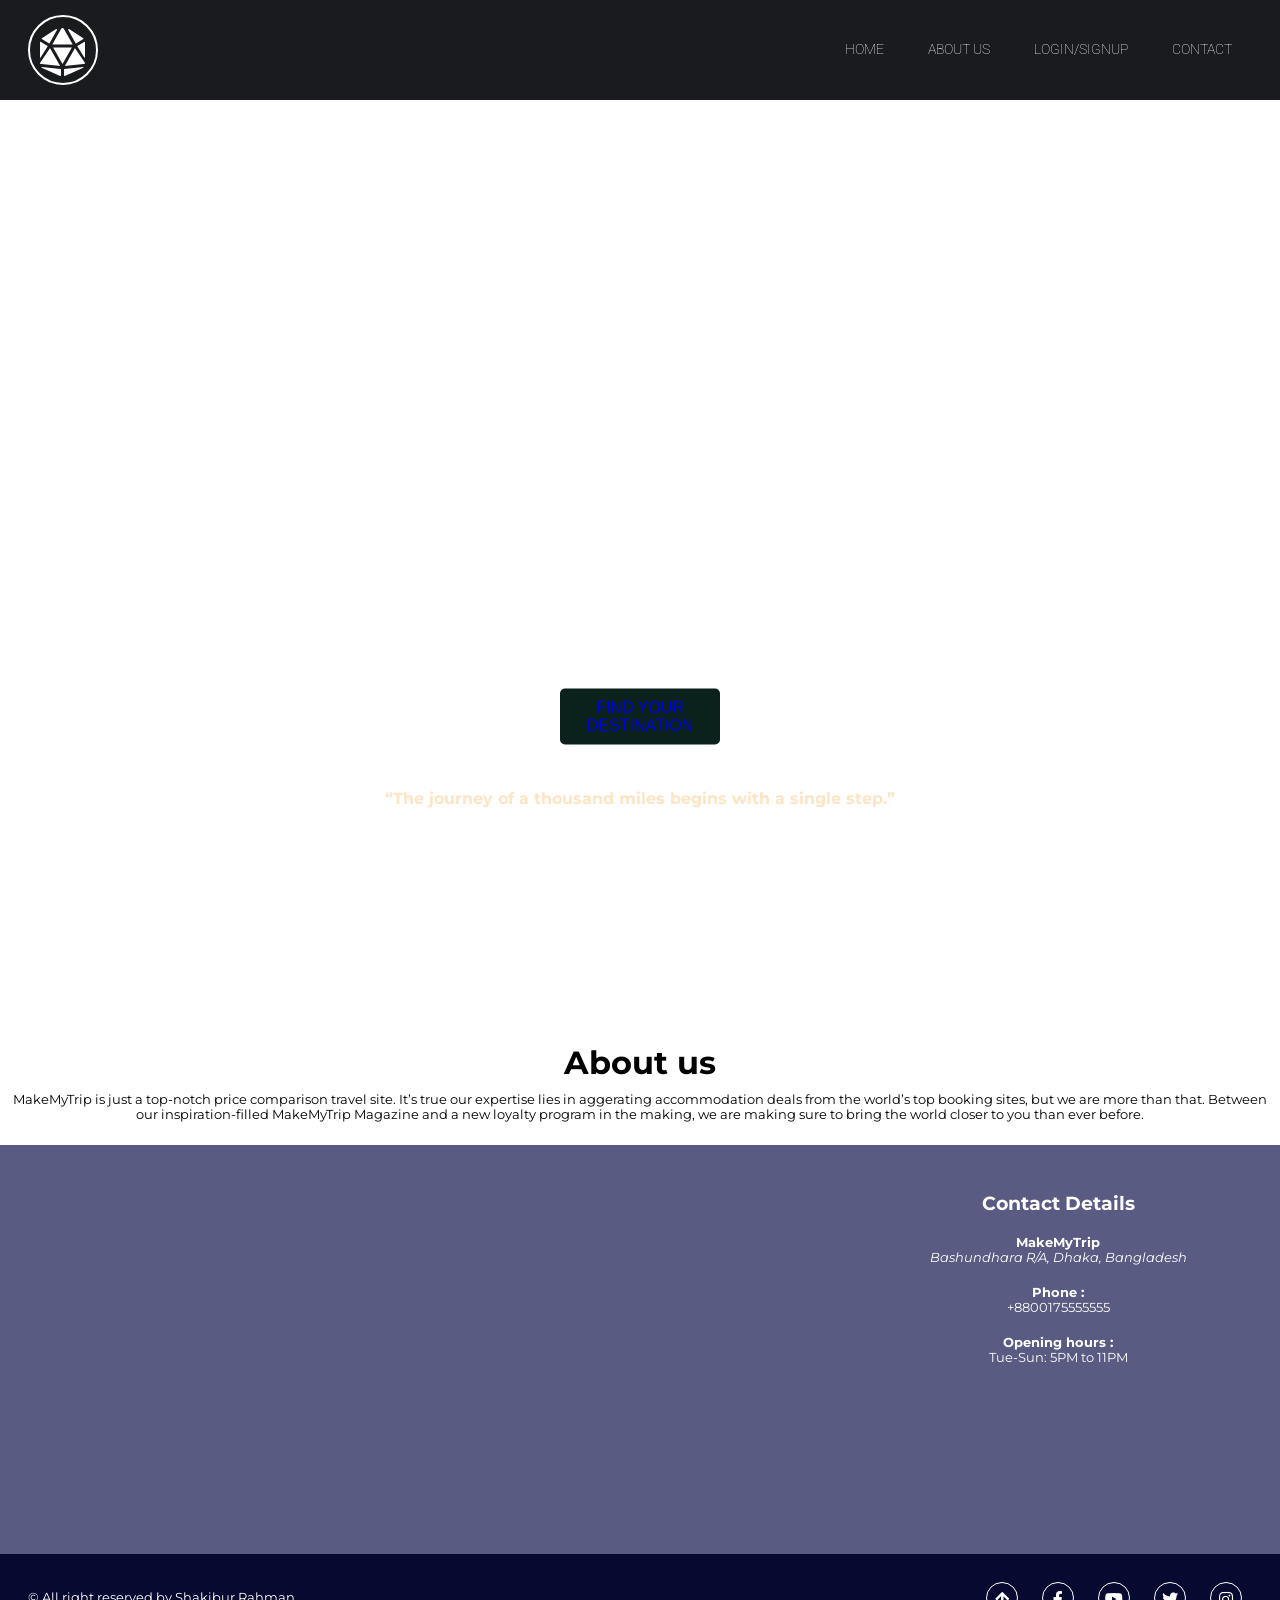
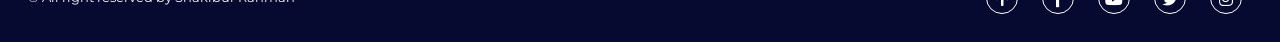
<file: Travel_Management_System-main/index.html>
<!DOCTYPE html>
<html lang="en">

<head>
    <meta charset="UTF-8">
    <meta name="viewport" content="width=device-width, initial-scale=1.0">
    <title>MyTrip</title>

    <link rel="stylesheet" href="https://cdnjs.cloudflare.com/ajax/libs/font-awesome/5.15.1/css/all.min.css"
        integrity="sha512-+4zCK9k+qNFUR5X+cKL9EIR+ZOhtIloNl9GIKS57V1MyNsYpYcUrUeQc9vNfzsWfV28IaLL3i96P9sdNyeRssA=="
        crossorigin="anonymous" />
    <link href="https://fonts.googleapis.com/css2?family=Handlee&family=Montserrat&family=Roboto&display=swap"
        rel="stylesheet">
    <link rel="stylesheet" href="style.css">
</head>

<body>
    <div class="container">

        <!-- header starts  -->
        <header>
            <div class="row">
                <div class="col-lg-4 col-md-12">
                    <div class="logo-div">
                        <a href="#">
                            <i class="logo fas fa-dice-d20 fa-3x"></i>
                        </a>
                    </div>
                </div>
                <div class="col-lg-8 col-md-12">
                    <nav class="topnav" id="myTopnav">
                        <ul>
                            <li>
                                <a href="javascript:void(0);" class="icon" onclick="myFunction()">
                                    <i class="fa fa-bars fa-2x"></i>
                                </a>
                            </li>
                            <li><a href="#">Home</a></li>
                            <li><a href="#about-us">About us</a></li>
                            <li><a href="http://127.0.0.1:5500/Travel%20management%20project/login.html" target="_blank">Login/Signup</a></li>
                            <li><a href="#contact-section">Contact</a></li>

                        </ul>
                    </nav>
                </div>
            </div>
        </header>
        <!-- header ends  -->


        <!-- banner starts here  -->
        <main>
            <section id="banner-section">
                <div class="banner-contents">
                    <h1>“The goal is to die with memories not dreams.”</h1>
                    <br>
                    <br>
                    <button class="btn" id="orderButton"><a style="text-decoration:none" href="http://127.0.0.1:5500/Travel%20management%20project/places1.html"target="_blank">Find your destination</a> </button>
                   <br>
                   <br>
                    <h3> “The journey of a thousand miles begins with a single step.”</h3>
                </div>
            </section>

            <section id="about-us">
                <div class="row">
                    <div class="col-lg-12"></div>
                        <div class="about-us-contents">
                            <h3>About us</h3>
                            <p>MakeMyTrip is just a top-notch price comparison travel site. It’s true our expertise lies in aggerating
                            accommodation deals from the world’s top booking sites, but we are more than that. Between our inspiration-filled
                            MakeMyTrip Magazine and a new loyalty program in the making, we are making sure to bring the world closer to you than ever
                            before.</p>
                            </div>
                    </div>
                </div>
            </section>
            <!-- banner ends here  -->

            <!-- contact starts here  -->
            <section id="contact-section">
                <div class="row">
                    <div class="col-lg-8">
                    <iframe
                        src="https://www.google.com/maps/embed?pb=!1m18!1m12!1m3!1d3650.0980918858663!2d90.42336791498258!3d23.815110684557435!2m3!1f0!2f0!3f0!3m2!1i1024!2i768!4f13.1!3m3!1m2!1s0x3755c64c103a8093%3A0xd660a4f50365294a!2sNorth%20South%20University!5e0!3m2!1sen!2sbd!4v1661326042596!5m2!1sen!2sbd"
                        width="800" height="350" style="border:0;" allowfullscreen="" loading="lazy"
                        referrerpolicy="no-referrer-when-downgrade"></iframe>
                    </div>
                    <div class="col-lg-4">
                        <div class="contact-details">
                            <h3>Contact Details</h3> <br>

                            <div>
                                <h5>MakeMyTrip</h5>
                                <address>
                                    Bashundhara R/A,
                                    Dhaka,
                                    Bangladesh
                                </address> <br>
                            </div>

                            <div>
                                <h5>Phone : </h5>
                                <p>+8800175555555</p><br>
                            </div>
                            <div>
                                <h5>Opening hours :</h5>
                                <p>
                                    Tue-Sun: 5PM to 11PM <br>
                                   
                                </p>
                            </div>
                        </div>
                    </div>
                </div>
            </section>
            <!-- contact ends here  -->
           
        </main>

        <footer>
            <div class="row">
                <div class="col-lg-6">
                    <p>&copy; All right reserved by Shakibur Rahman</p>
                </div>
                <div class="col-lg-6">
                    <div class="social-menus">
                        <a href="#"><i class="icon-style fas fa-arrow-up"></i></a>
                        <a href="#"><i class="icon-style fab fa-facebook-f"></i></a>
                        <a href="#"><i class="icon-style  fab fa-youtube"></i></a>
                        <a href="#"><i class="icon-style  fab fa-twitter"></i></a>
                        <a href="#"><i class="icon-style  fab fa-instagram"></i></a>

                    </div>
                </div>
            </div>
        </footer>

    </div>


    <script>
        function myFunction() {
            var x = document.getElementById("myTopnav");
            if (x.className === "topnav") {
                x.className += " responsive";
            } else {
                x.className = "topnav";
            }
        }
    </script>
</body>

</html>
</file>
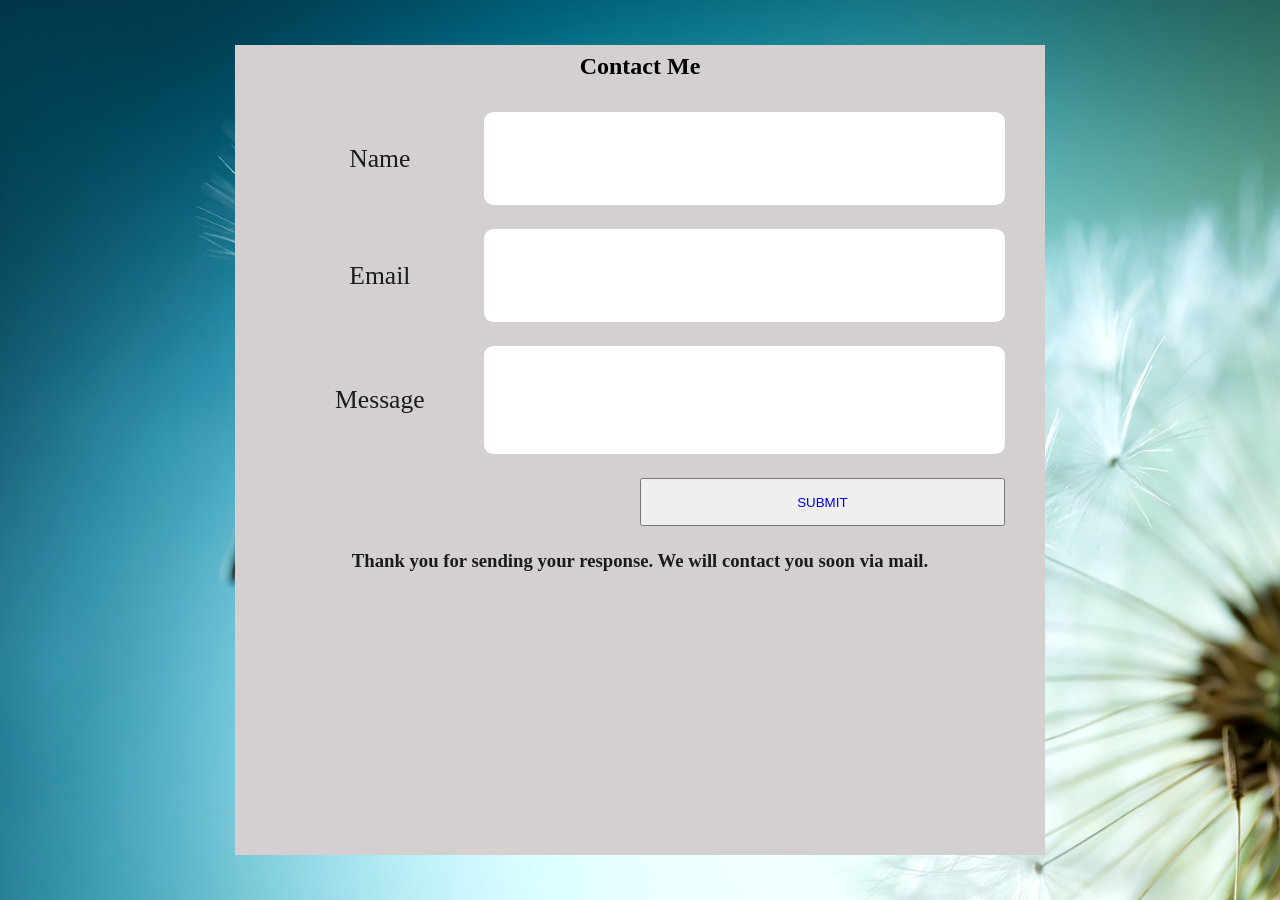
<file: Travel_Management_System-main/contract.html>
<!DOCTYPE html>
<html lang="en">
<head>
    <meta charset="UTF-8">
    <meta http-equiv="X-UA-Compatible" content="IE=edge">
    <meta name="viewport" content="width=device-width, initial-scale=1.0">
    <title>Contact tourist</title>
    <link rel="stylesheet" href="contract.css">
</head>
<body>
    <!-- contact section starts here  -->
    <section id="contact-section" class="section-center">
        <h1 class="section-heading blog-posts-heading text-white">Contact Me</h1>
        <form action="" id="contact-form">
            <div class="form-control">
                <label for="name">Name</label>
                <input type="text" id="name" required autocomplete="name" />
            </div>
            <div class="form-control">
                <label for="email">Email</label>
                <input type="email" id="email" required autocomplete="email" />
            </div>
            <div class="form-control">
                <label for="mesage">Message</label>
                <textarea name="message" id="message"></textarea>
            </div>
            <div class="form-control form-btn-field">
                <button type="submit" class="btn contact-btn"><a style="text-decoration: none" target="_blank" href="#">SUBMIT</a></button>

            </div>
            <h3>Thank you for sending your response. We will contact you soon via mail.</h3>
        </form>
    </section>
    <!-- contact section ends here  -->
    
</body>
</html>
</file>
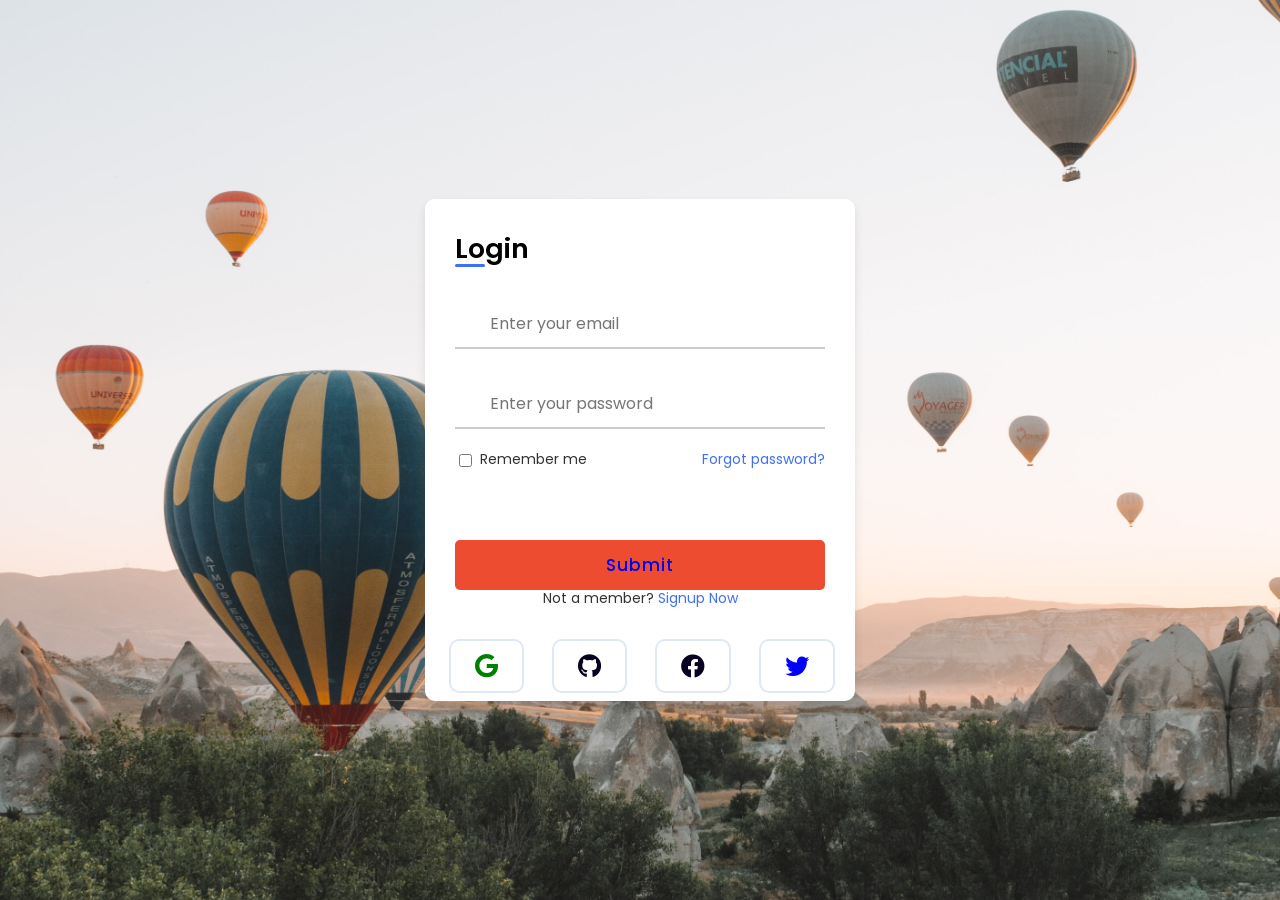
<file: Travel_Management_System-main/login.html>
<!DOCTYPE html>
<html lang="en">

 
<head>
    <meta charset="UTF-8">
    <title>Login form </title>
    <link rel="stylesheet" href="style.css">
    <!-- Font Awesome Cdn Link -->
    <link rel="stylesheet" href="https://cdnjs.cloudflare.com/ajax/libs/font-awesome/5.15.3/css/all.min.css" />
    <link rel="stylesheet" href="login.css">
    <link href='https://unpkg.com/boxicons@2.1.2/css/boxicons.min.css' rel='stylesheet'>

</head>
    
<body>
    <div class="container">
        <div class="forms">
            <div class="form login">
                <span class="title">Login</span>

                <form action="" >
                    <div class="input-field">
                        <input type="text" name="firstName" placeholder="Enter your email" required>
                        <i class="uil uil-envelope icon"></i>
                    </div>
                    <div class="input-field">
                        <input type="password" class="password" name="password" placeholder="Enter your password" required>
                        <i class="uil uil-lock icon"></i>
                        <i class="uil uil-eye-slash showHidePw"></i>
                    </div>

                    <div class="checkbox-text">
                        <div class="checkbox-content">
                            <input type="checkbox" id="logCheck">
                            <label for="logCheck" class="text"value="yes">Remember me</label>
                        </div>

                        <a href="#" class="text">Forgot password?</a>
                    </div>

                    <div class="input-field button">
                       
                        <!-- <input type="button" value="Login" >  -->
                         <button class="input-field button"><a href="http://localhost/travel%20website/travel/" style="text-decoration:none" target="_blank" >Submit</a> </button>
                    </div>
                
                </form>
                

                <div class="login-signup">
                    <span class="text">Not a member?
                        <a href="#" class="text signup-link">Signup Now</a>
                    </span>
                </div>
            </div>
                


            <!-- Registration Form -->
             <div class="form signup">
                <span class="title">Registration</span>

                <form action="" >
                    <div class="input-field">
                        <input type="text" placeholder="Enter your name" required>
                        <i class="uil uil-user"></i>
                    </div>
                    <div class="input-field">
                        <input type="text" placeholder="Enter your email" required>
                        <i class="uil uil-envelope icon"></i>
                    </div>
                    <div class="input-field">
                        <input type="password" class="password" placeholder="Create a password" required>
                        <i class="uil uil-lock icon"></i>
                    </div>
                    <div class="input-field">
                        <input type="password" class="password" placeholder="Confirm a password" required>
                        <i class="uil uil-lock icon"></i>
                        <i class="uil uil-eye-slash showHidePw"></i>
                    </div>

                    <div class="checkbox-text">
                        <div class="checkbox-content">
                            <input type="checkbox" id="termCon">
                            <label for="termCon" class="text">I accepted all terms and conditions</label>
                        </div>
                    </div>
                    <div class="input-field button">
                        <!-- <input type="button" value="signup" >  -->
                        <button class="input-field button"><a href="http://localhost/travel%20website/travel/" style="text-decoration:none"
                                target="_blank">Submit</a> </button>
                    </div>

                    
                </form>

                <div class="login-signup">
                    <span class="text">Already a member?
                        <a href="#" class="text login-link">Login Now</a>
                    </span>
                </div>
            </div>
        </div>
        <div class="icons">
            <i class="fab fa-google"></i>
            <i class="fab fa-github"></i>
            <i class="fab fa-facebook"></i>
            <i class="fab fa-twitter"></i>
        </div>
    </div>
    
    
    <script src="login.js"></script>
</body>

</html>
</file>
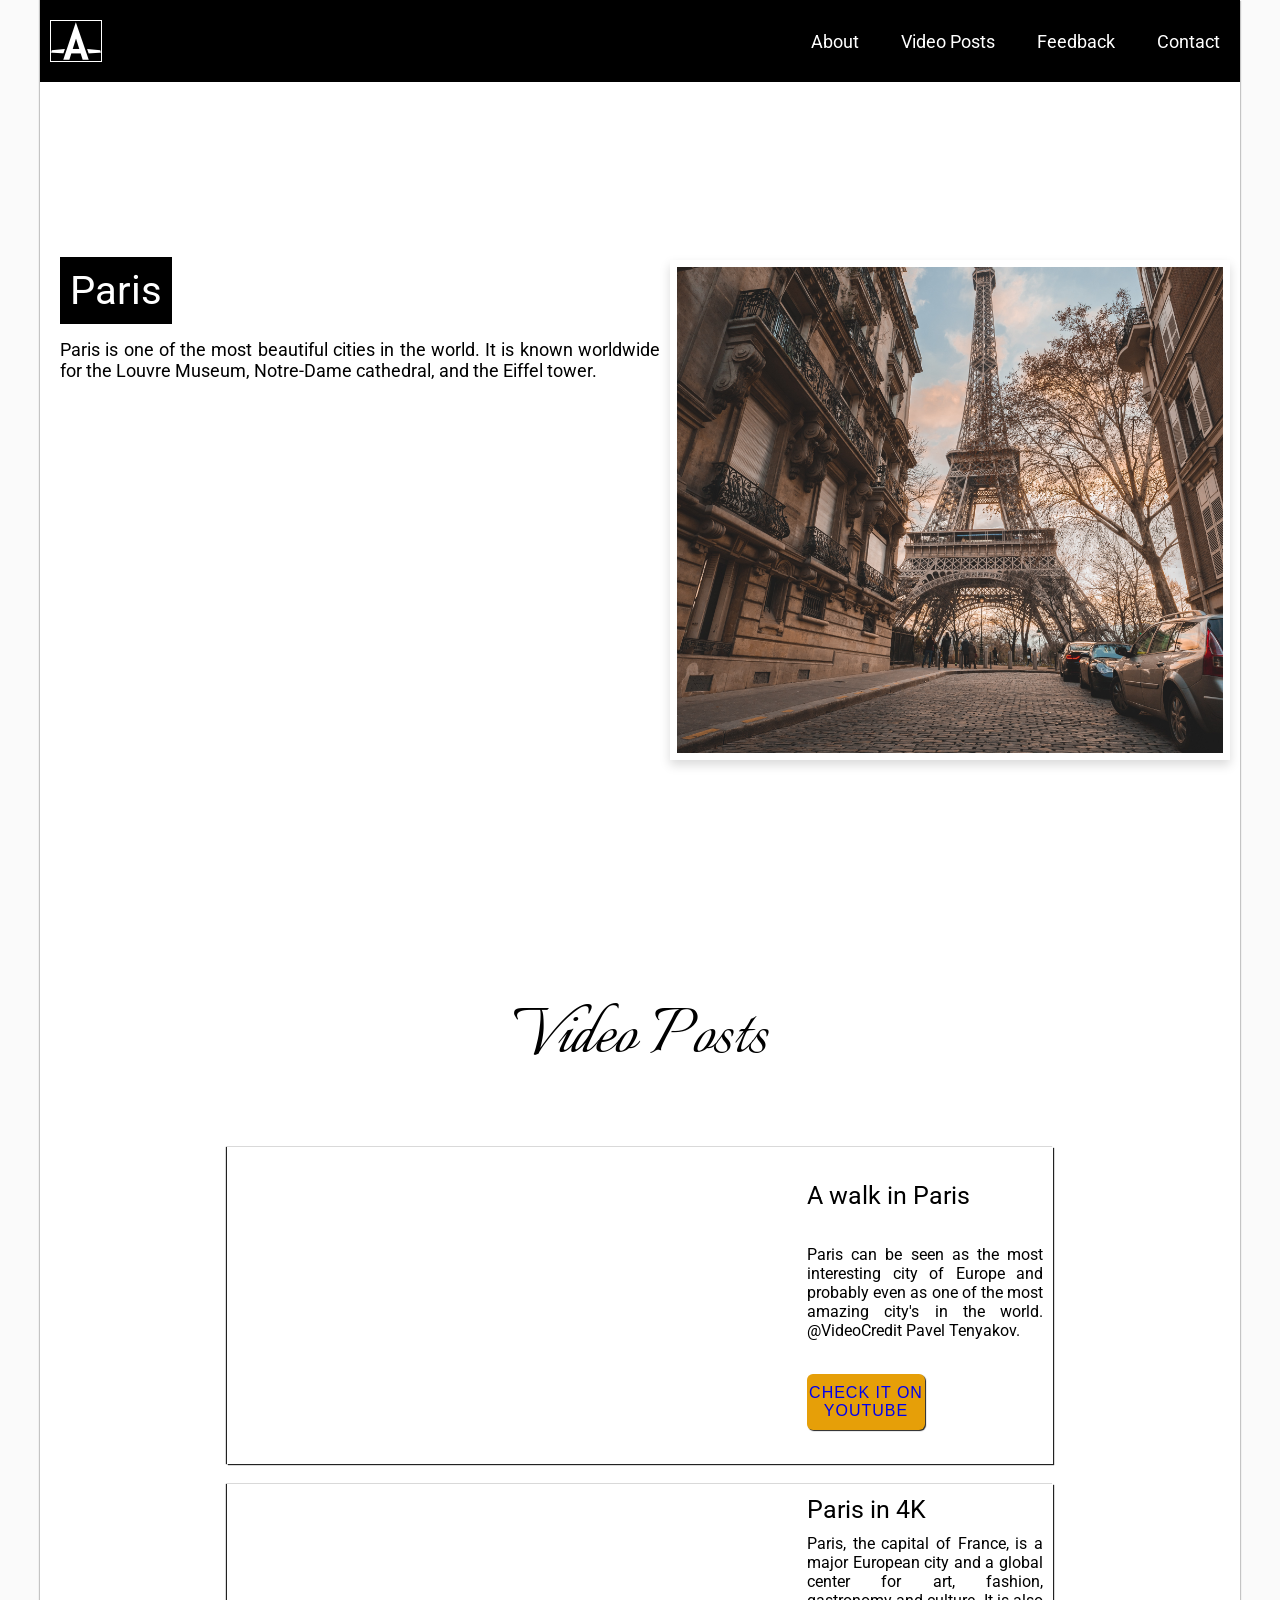
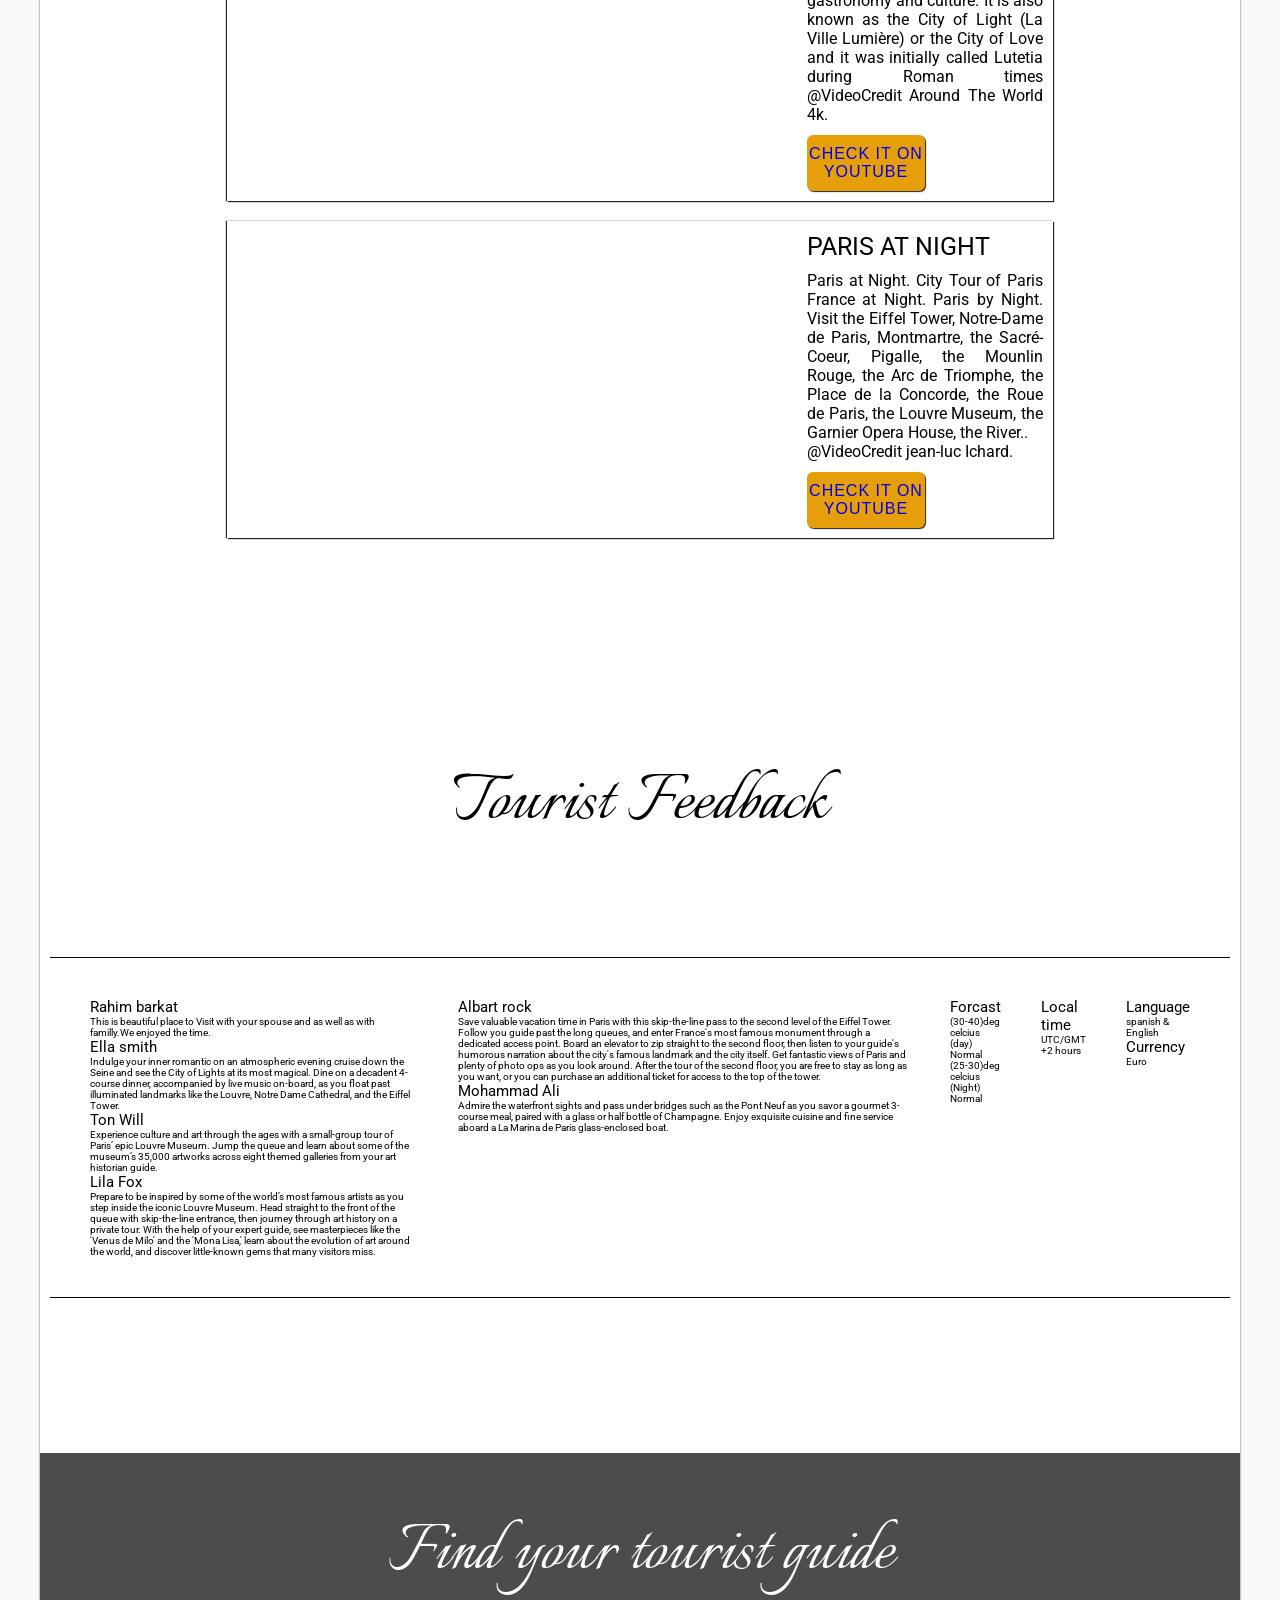
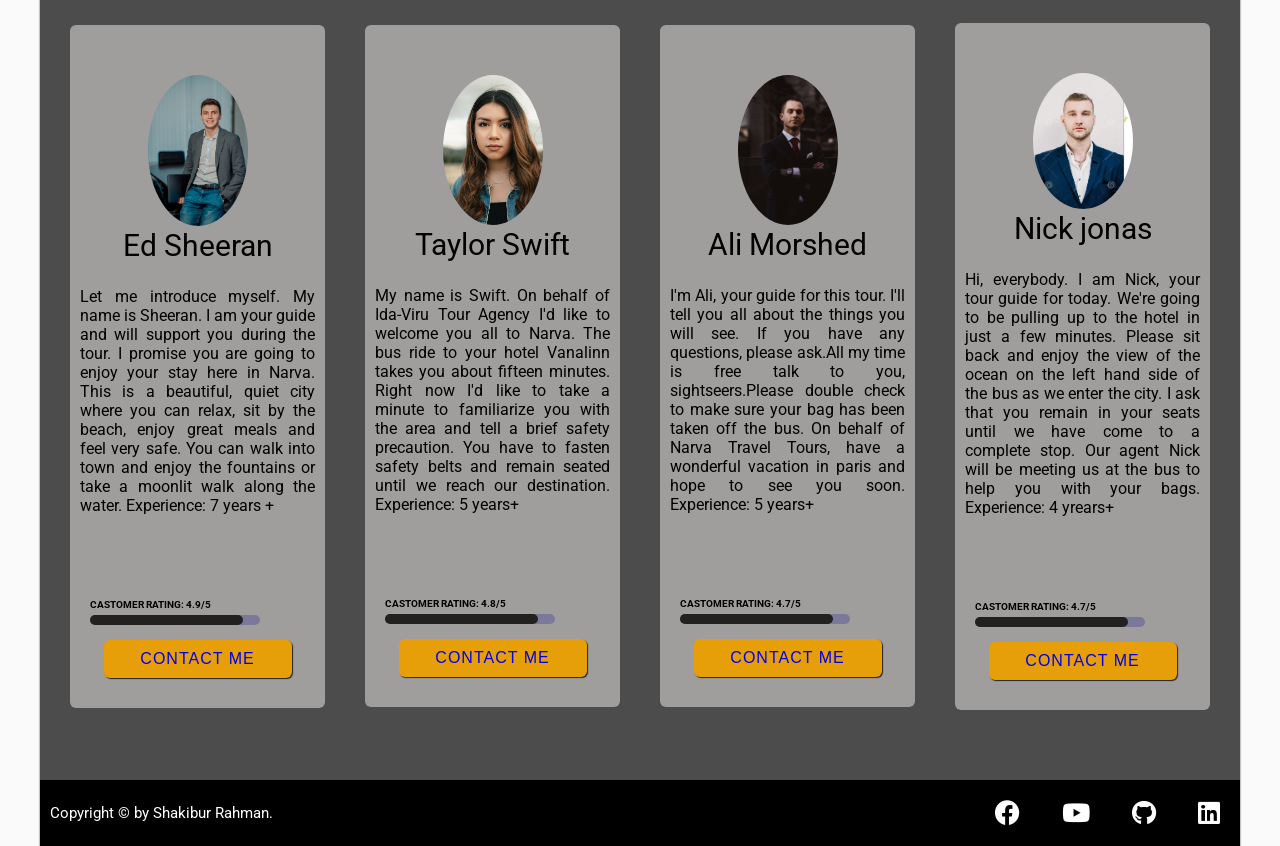
<file: Travel_Management_System-main/places.html>
<!DOCTYPE html>
<html lang="en">

    
<head>
    <meta charset="UTF-8" />
    <meta http-equiv="X-UA-Compatible" content="IE=edge" />
    <meta name="viewport" content="width=device-width, initial-scale=1.0" />
    <title>Places</title>
    <link rel="stylesheet" href="places.css" />

    <link href='https://unpkg.com/boxicons@2.0.7/css/boxicons.min.css' rel='stylesheet'>
    <meta name="viewport" content="width=device-width, initial-scale=1.0">

    <link rel="preconnect" href="https://fonts.googleapis.com" />
    <link rel="preconnect" href="https://fonts.gstatic.com" crossorigin />
    <link href="https://fonts.googleapis.com/css2?family=Italianno&family=Roboto:wght@400;500;700;900&display=swap"
        rel="stylesheet" />
    <link rel="stylesheet" href="https://cdnjs.cloudflare.com/ajax/libs/font-awesome/6.0.0-beta2/css/all.min.css"
        integrity="sha512-YWzhKL2whUzgiheMoBFwW8CKV4qpHQAEuvilg9FAn5VJUDwKZZxkJNuGM4XkWuk94WCrrwslk8yWNGmY1EduTA=="
        crossorigin="anonymous" referrerpolicy="no-referrer" />
</head>

<body>
    <!-- header starts here  -->
    <header id="blog-header">
        <figure class="logo-figure">
            <i class="fab fa-autoprefixer logo"></i>
        </figure>
        <i class="fas fa-bars fa-4x" id="menu-icon"></i>
        <nav aria-label="Main Menu" id="menu" class="hidden">
            <ul id="menubar" role="menubar" aria-label="Main Menu">
               
                <li role="none">
                    <a href="#" class="nav-link" role="menuitem">About</a>
                </li>
                <li role="none">
                    <a href="#" class="nav-link" role="menuitem">Video Posts</a>
                </li>
                <li role="none">
                    <a href="#" class="nav-link" role="menuitem">Feedback</a>
                </li>
                <li role="none">
                    <a href="#" class="nav-link" role="menuitem">Contact</a>
                </li>
            </ul>
        </nav>
    </header>
    <!-- header ends here  -->

    <!-- main starts here  -->
    <main>
        <!-- banner section starts here  -->
        <section id="blog-banner-section">
            <article>
                <h1 class="banner-heading">Paris</h1>
                <p class="banner-description text-justify">
                Paris is one of the most beautiful cities in the world. It is known worldwide for the Louvre Museum, Notre-Dame
                cathedral, and the Eiffel tower.
                </p>
                <iframe width="600" height="380"src="https://en.wikipedia.org/wiki/Paris" frameborder="0"></iframe>
            </article>
            
            <aside>
                 <div class="container1">
                            <div class="image-box">
                                
                                <div class="image">
                                    <img class="img3" src="images/cyril-mazarin-WSvth_lwCi0-unsplash.jpg" alt="">
                                </div>
                                
                                <div class="image">
                                    <img class="img4" src="images/bastien-nvs-SprV1eqNrqM-unsplash.jpg" alt="">
                                </div>
                                
                                <div class="image">
                                    <img class="img4" src="images/michael-fousert-Ql9PCaOhyyE-unsplash.jpg" alt="">
                                </div>
                                <div class="image">
                                    <img class="img2" src="images/leonard-cotte-R5scocnOOdM-unsplash.jpg" alt="">
                                </div>
                            </div>
                    </div>
                        
                    
            </aside>
            
        </section>
        <!-- banner section ends here  -->

        <!-- blog-posts section starts here  -->
        <section id="blog-posts" class="section-center">
            <h2 class="section-heading blog-posts-heading">Video Posts</h2>
            <div class="blog-post">
                <aside class="blog-post-aside">
                    <!-- <img src="./images/img-2.jpg" alt="laptop" class="blog-img" /> -->
                    <iframe width="560" height="315" src="https://www.youtube.com/embed/dqQO3h9B_wg" title="YouTube video player"
                        frameborder="0" allow="accelerometer; autoplay; clipboard-write; encrypted-media; gyroscope; picture-in-picture"
                        allowfullscreen></iframe>
                </aside>
                <article class="blog-content"> 
                    <h1 class="blog-heading">A walk in Paris</h1>
                   
                    <p class="blog-description">
                        Paris can be seen as the most interesting city of Europe and probably even as one of the most amazing city's in the
                        world. @VideoCredit Pavel Tenyakov.
                    </p>
                    <button type="submit" class="btn blog-btn"> <a style="text-decoration:none" target="_blank"href="https://www.youtube.com/watch?v=dqQO3h9B_wg&t=76s">Check it on youtube</a></button>
                
                </article>
            </div><div class="blog-post">
                <aside class="blog-post-aside">
                <iframe width="560" height="315" src="https://www.youtube.com/embed/UfEiKK-iX70" title="YouTube video player"
                    frameborder="0" allow="accelerometer; autoplay; clipboard-write; encrypted-media; gyroscope; picture-in-picture"
                    allowfullscreen></iframe>
                </aside>
                <article class="blog-content">
                    <h1 class="blog-heading">Paris in 4K</h1>
            
                    <p class="blog-description">
                    Paris, the capital of France, is a major European city and a global center for art, fashion, gastronomy and culture. It
                    is also known as the City of Light (La Ville Lumière) or the City of Love and it was initially called Lutetia during
                    Roman times @VideoCredit Around The World 4k.
                    </p>
                    <button type="submit" class="btn blog-btn"> <a style="text-decoration:none" target="_blank"
                            href="https://www.youtube.com/watch?v=UfEiKK-iX70">Check it on youtube</a></button>
            
                </article>
            </div>
            <div class="blog-post">
                <aside class="blog-post-aside">
                    
                        <iframe width="560" height="315" src="https://www.youtube.com/embed/jBzG0tD2RmA" title="YouTube video player"
                            frameborder="0" allow="accelerometer; autoplay; clipboard-write; encrypted-media; gyroscope; picture-in-picture"
                            allowfullscreen></iframe>
                </aside>
                <article class="blog-content">
                    <h1 class="blog-heading">PARIS AT NIGHT</h1>
            
                    <p class="blog-description">
                        Paris at Night. City Tour of Paris France at Night. Paris by Night. Visit the Eiffel Tower, Notre-Dame de Paris,
                        Montmartre, the Sacré-Coeur, Pigalle, the Mounlin Rouge, the Arc de Triomphe, the Place de la Concorde, the Roue de
                        Paris, the Louvre Museum, the Garnier Opera House, the River.. <br> @VideoCredit jean-luc Ichard.
                    </p>
                    <button type="submit" class="btn blog-btn"> <a style="text-decoration:none" target="_blank"
                            href="https://www.youtube.com/watch?v=jBzG0tD2RmA">Check it on youtube</a></button>
            
                </article>
            </div>
        
            
        </section>
        <!-- blog-posts section ends here  -->
        <!-- archives section starts here  -->
        <section id="archives" class="section-center">
            <h2 class="section-heading">Tourist Feedback</h2>
            <div class="archives-container">
                <ul class="archives-container-lists">
                    <li class="archives-container-list">
                        
                        <h2>Rahim barkat</h2>
                        <p>
                            This is beautiful place to Visit with your spouse and as well as with familly.We enjoyed the time. 
                        </p>
                        <h2>Ella smith </h2>
                        <p>
                            Indulge your inner romantic on an atmospheric evening cruise down the Seine and see the City of Lights at its most
                            magical. Dine on a decadent 4-course dinner, accompanied by live music on-board, as you float past illuminated landmarks
                            like the Louvre, Notre Dame Cathedral, and the Eiffel Tower.
  
                        </p>
                        <h2>Ton Will</h2>
                        <p>
                        Experience culture and art through the ages with a small-group tour of Paris’ epic Louvre Museum. Jump the queue and
                        learn about some of the museum’s 35,000 artworks across eight themed galleries from your art historian guide.
                        
                        
                        </p>
                        <h2>Lila Fox</h2>
                        <p>
                            Prepare to be inspired by some of the world’s most famous artists as you step inside the iconic Louvre Museum. Head
                            straight to the front of the queue with skip-the-line entrance, then journey through art history on a private tour. With
                            the help of your expert guide, see masterpieces like the 'Venus de Milo' and the 'Mona Lisa,' learn about the evolution
                            of art around the world, and discover little-known gems that many visitors miss.
                        </p>

                        
                        
                        
                    </li>
                    <li class="archives-container-list">
                        <h2>Albart rock</h2>
                        <p>
                            Save valuable vacation time in Paris with this skip-the-line pass to the second level of the Eiffel Tower. Follow you
                            guide past the long queues, and enter France's most famous monument through a dedicated access point. Board an elevator
                            to zip straight to the second floor, then listen to your guide's humorous narration about the city's famous landmark and
                            the city itself. Get fantastic views of Paris and plenty of photo ops as you look around. After the tour of the second
                            floor, you are free to stay as long as you want, or you can purchase an additional ticket for access to the top of the
                            tower.
                        </p>
                        <h2>Mohammad Ali</h2>
                        <p>
                            Admire the waterfront sights and pass under bridges such as the Pont Neuf as you savor a gourmet 3-course meal, paired
                            with a glass or half bottle of Champagne. Enjoy exquisite cuisine and fine service aboard a La Marina de Paris
                            glass-enclosed boat.
                        </p>
                    </li>
                    <li class="archives-container-list">
                         <h2>Forcast</h2>
                          (30-40)deg celcius (day) Normal<br>
                        (25-30)deg celcius (Night) Normal
                    </li>
                    <li class="archives-container-list">
                       <h2>Local time </h2>
                        UTC/GMT +2 hours 
                    </li>
                    <li class="archives-container-list">
                        <h2> Language</h2> spanish & English
                        <h2>Currency</h2> Euro
                    </li>
                </ul>
            </div>
        </section>
        <!-- archives section ends here  -->

        <!-- about-me section starts here  -->
        <section id="blog-about" class="section-center">
            <h2 class="section-heading text-white">Find your tourist guide</h2>
            <div class="card-container">
                <div class="card">
                    <div class="card-icon">
                        <img class="rounded-img" src="images/dan-cornilov-ehUYU820lcA-unsplash.jpg" alt="work icon">
                    </div>
                    <h3 class="card-header">Ed Sheeran</h3>
                    <p class="card-description">
                    Let me introduce myself. My name is Sheeran. I am your guide and will support you during the tour. I promise you are going
                    to enjoy your stay here in Narva. This is a beautiful, quiet city where you can relax, sit by the beach, enjoy great
                    meals and feel very safe. You can walk into town and enjoy the fountains or take a moonlit walk along the water.
                    Experience: 7 years +
                    </p>
                    <div class="card-desc">
                        <div class="skills-container">
                            <ul>
                                <li class="rating">Castomer rating: 4.9/5</li>
                                
                            </ul>
                        </div>
                    </div>
                    <button type="submit" class="card-btn btn"><a style="text-decoration:none" target="_blank"href="http://127.0.0.1:5500/Travel%20management%20project/contract.html">Contact me</a> </button>
                </div>
                <div class="card">
                    <div class="card-icon">
                        <img class="rounded-img" src="images/henry-tuchez-ge5VYVTZMtc-unsplash.jpg" alt="work icon">
                    </div>
                    <h3 class="card-header">Taylor Swift</h3>
                    <p class="card-description">
                    My name is Swift. On behalf of Ida-Viru Tour Agency I'd like to welcome you all to Narva. The bus ride to your hotel
                    Vanalinn takes you about fifteen minutes. Right now I'd like to take a minute to familiarize you with the area and tell
                    a brief safety precaution. You have to fasten safety belts and remain seated until we reach our destination.
                    Experience: 5 years+
                    </p>
                    <div class="card-desc">
                        <div class="skills-container">
                            <ul>
                                <li class="rating">Castomer rating: 4.8/5</li>
                
                            </ul>
                        </div>
                    </div>
                    <button type="submit" class="card-btn btn"><a style="text-decoration:none" target="_blank"
                     href="http://127.0.0.1:5500/Travel%20management%20project/contract.html">Contact
                            me</a> </button>
                </div>

                <div class="card">
                    <div class="card-icon">
                        <img class="rounded-img" src="images/ali-morshedlou-WMD64tMfc4k-unsplash.jpg" alt="work icon">
                    </div>
                    <h3 class="card-header">Ali Morshed</h3>
                    <p class="card-description">
                        I'm Ali, your guide for this tour. I'll tell you all about the things you will see. If you have any questions, please
                        ask.All my time is free talk to you, sightseers.Please double check to make sure your bag has been taken off the bus. On behalf of Narva Travel Tours, have a wonderful
                        vacation in paris and hope to see you soon. 
                        Experience: 5 years+
                    </p>
                    <div class="card-desc">
                        <div class="skills-container">
                            <ul>
                                <li class="rating">Castomer rating: 4.7/5</li>
                
                            </ul>
                        </div>
                    </div>
                    <button type="submit" class="card-btn btn" ><a style="text-decoration:none" target="_blank"
                            href="http://127.0.0.1:5500/Travel%20management%20project/contract.html">Contact
                            me</a> </button>
                </div>
                <div class="card">
                    <div class="card-icon">
                        <img class="rounded-img" src="images/passport1.jpg" alt="work icon">
                    </div>
                    <h3 class="card-header">Nick jonas</h3>
                    <p class="card-description">
                        Hi, everybody.
                        
                        I am Nick, your tour guide for today. We're going to be pulling up to the hotel in just a few minutes. Please sit back
                        and enjoy the view of the ocean on the left hand side of the bus as we enter the city. I ask that you remain in your
                        seats until we have come to a complete stop. Our agent Nick will be meeting us at the bus to help you with your bags.
                        
                        Experience: 4 yrears+
                    </p>
                    <div class="card-desc">
                        <div class="skills-container">
                            <ul>
                                <li class="rating">Castomer rating: 4.7/5</li>
                
                            </ul>
                        </div>
                    </div>
                    <button type="submit" class="card-btn btn" ><a style="text-decoration:none" target="_blank"
                            href="http://127.0.0.1:5500/Travel%20management%20project/contract.html">Contact
                            me</a> </button>
                </div>
                
               
                
            </div>
        </section>
        <!-- about-me section ends here  -->
    </main>
    <!-- main ends here  -->

    <!-- footer section starts here  -->
    <footer>
        <p class="copyright-text">
            Copyright &copy; by Shakibur Rahman.
        </p>
        <nav aria-label="Footer Menu">
            <ul role="menubar2" id="menubar2" aria-label="Footer Menu">
                <li role="none">
                    <a href="#" target="_blank" class="nav-link" role="menuitem">
                        <i class="fab fa-facebook footer-icon"></i>
                    </a>
                </li>
                <li role="none">
                    <a href="#" target="_blank" class="nav-link"
                        role="menuitem">
                        <i class="fab fa-youtube footer-icon"></i>
                    </a>
                </li>
                <li role="none">
                    <a href="#" target="_blank" class="nav-link" role="menuitem">
                        <i class="fab fa-github footer-icon"></i>
                    </a>
                </li>
                <li role="none">
                    <a href="#" target="_blank" class="nav-link" role="menuitem">
                        <i class="fab fa-linkedin footer-icon"></i></a>
                </li>
            </ul>
        </nav>
    </footer>
    <!-- footer section ends here  -->

    <script src="places.js"></script>
</body>

</html>
</file>
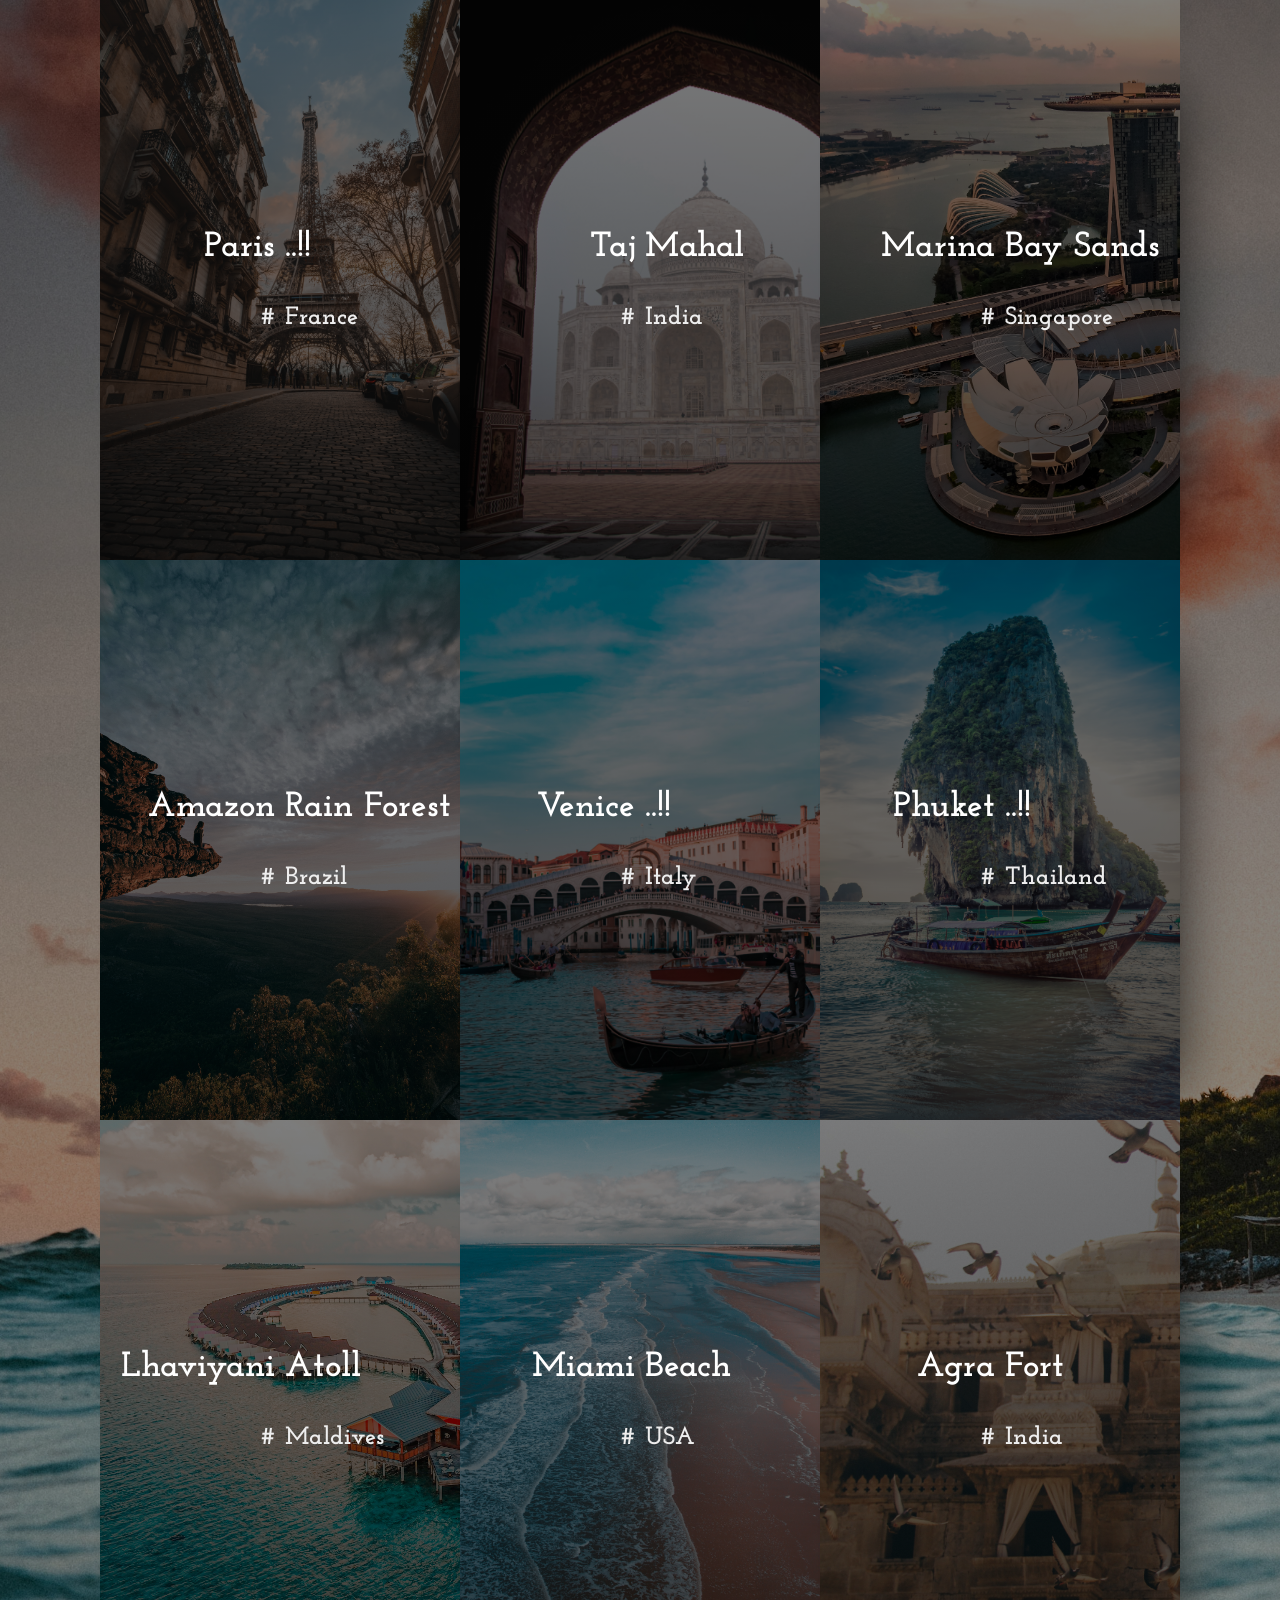
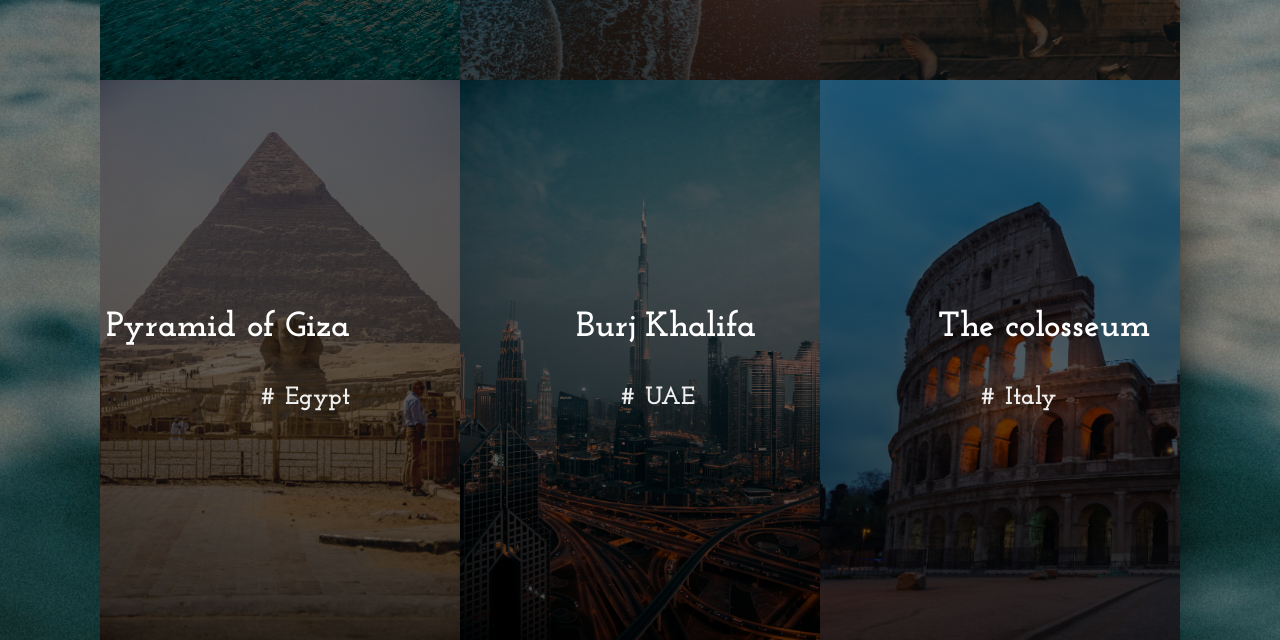
<file: Travel_Management_System-main/places1.html>
<!DOCTYPE html>
<html lang="en">

<head>
    <meta charset="UTF-8" />
    <meta name="viewport" content="width=device-width, initial-scale=1.0" />
    <meta http-equiv="X-UA-Compatible" content="ie=edge" />
    <link href="https://fonts.googleapis.com/css?family=Josefin+Slab" rel="stylesheet" />
    <link rel="stylesheet" href="style.css" />
    <title>Creative Card</title>
    <link rel="stylesheet" href="places1.css">
</head>
<body>

    <div class="container">
        <h1></h1>
        <div class="card">
            <div class="sides left-side">
                <h1 class="name">Paris</h1>
                <h3 class="profession">#</h3>
            </div>
            <div class="sides right-side">
                
                <h1 class="name">..!!</h1>
                <h3 class="profession">France</h3>
            </div>
            <div class="back-side">
                <p class="biography">
                    Paris is one of the most beautiful cities in the world. It is known worldwide for the Louvre
                    Museum, Notre-Dame
                    cathedral, and the Eiffel tower. It has a reputation of being a romantic and cultural city.
                    The city is also known for
                    its high-quality gastronomy and the terraces of its cafés.
                    <br>
                    Rating : 4.5/5
                    <br>
                    <br>
                    <button class="btn" id="orderButton"><a style="text-decoration:none" target="_blank" href="http://127.0.0.1:5500/Travel%20management%20project/places.html" >Explore more about this place..</a> </button>
                    <button class="btn1" id="orderButton"><a style="text-decoration:none" target="_blank"href="http://127.0.0.1:5500/Travel%20management%20project/login.html">MAKE <br> MY <br> PLAN</a> </button>
                </p>
                
            </div>


           
        </div>

        <div class="card">
            <div class="sides left-side1">
                <h1 class="name">Taj</h1>
                <h3 class="profession">#</h3>
            </div>
            <div class="sides right-side1">
            
                <h1 class="name">Mahal</h1>
                <h3 class="profession">India</h3>
            </div>
            <div class="back-side1">
                <p class="biography">
                    Taj Mahal is a white marble mausoleum built by Mughal Emperor, Shah Jahan in the year 1653.Taj Mahal is built in the
                    loving memory of Mumtaz Mahal, wife of Emperor Shah Jahan.Taj Mahal is built by 20000 artisans in a span of 22
                    years.Taj Mahal is one of the famous historical monuments in India.
                    <br>
                    Rating : 4.5/5
                    <br>
                    <br>
                    <button class="btn" id="orderButton"><a style="text-decoration:none" target="_blank" href="http://127.0.0.1:5500/Travel%20management%20project/places2.html">Explore more about this place..</a> </button>
                   <button class="btn1" id="orderButton"><a style="text-decoration:none" target="_blank"href="http://127.0.0.1:5500/Travel%20management%20project/login.html">MAKE <br> MY <br> PLAN</a> </button>
                </p>
            
            </div>
        </div>

        <div class="card">
            <div class="sides left-side2">
                <h1 class="name">Marina</h1>
                <h3 class="profession">#</h3>
            </div>
            <div class="sides right-side2">
        
                <h1 class="name">Bay Sands</h1>
                <h3 class="profession">Singapore</h3>
            </div>
            <div class="back-side2">
                <p class="biography">
                    Marina Bay Sands® is a destination for those who appreciate luxury. An integrated resort notable for transforming
                    Singapore's city skyline, it comprises three 55-storey towers of extravagant hotel rooms and luxury suites with personal
                    butler services.
                    <br>
                    Rating : 4.3/5
                    <br>
                    <br>
                    <button class="btn" id="orderButton"><a style="text-decoration:none" target="_blank" href="http://127.0.0.1:5500/places.html">Explore more about this place..</a> </button>
                  <button class="btn1" id="orderButton"><a style="text-decoration:none" target="_blank"
            href="http://127.0.0.1:5500/Travel%20management%20project/login.html"></a>MAKE <br> MY <br> PLAN </button>
                </p>
        
            </div>

        </div>

            <div class="card">
                <div class="sides left-side3">
                    <h1 class="name">Amazon</h1>
                    <h3 class="profession">#</h3>
                </div>
                <div class="sides right-side3">
            
                    <h1 class="name">Rain Forest</h1>
                    <h3 class="profession">Brazil</h3>
                </div>
                <div class="back-side3">
                    <p class="biography">
                        The Amazon rainforest, covering much of northwestern Brazil and extending into Colombia, Peru and other South American
                        countries, is the world’s largest tropical rainforest, famed for its biodiversity. It’s crisscrossed by thousands of
                        rivers, including the powerful Amazon. River towns, with 19th-century architecture from rubber-boom days, include
                        Brazil’s Manaus and Belém and Peru’s Iquitos and Puerto Maldonado.
                        <br>
                        Rating : 4.3/5
                        <br>
                        <br>
                        <button class="btn" id="orderButton"><a style="text-decoration:none" target="_blank" href="http://127.0.0.1:5500/places.html">Explore more about this place..</a> </button>
                        <button class="btn1" id="orderButton"><a style="text-decoration:none" target="_blank"
                                href="http://127.0.0.1:5500/Travel%20management%20project/login.html">MAKE <br> MY <br> PLAN</a> </button>
                    </p>
            
                </div>
            </div>
                <div class="card">
                    <div class="sides left-side4">
                        <h1 class="name">Venice</h1>
                        <h3 class="profession">#</h3>
                    </div>
                    <div class="sides right-side4">
                
                        <h1 class="name">..!!</h1>
                        <h3 class="profession">Italy</h3>
                    </div>
                    <div class="back-side4">
                        <p class="biography">
                            Venice, known also as the “City of Canals,” “The Floating City,” and “Serenissima,” is arguably one of Italy's most
                            picturesque cities. With its winding canals, striking architecture, and beautiful bridges, Venice is a popular
                            destination for travel.
                            <br>
                            Rating : 4.3/5
                            <br>
                            <br>
                            <button class="btn" id="orderButton"><a style="text-decoration:none" target="_blank" href="http://127.0.0.1:5500/places.html">Explore more about this place..</a> </button>
                        <button class="btn1" id="orderButton"><a style="text-decoration:none" target="_blank"
                                href="http://127.0.0.1:5500/Travel%20management%20project/login.html">MAKE <br> MY <br> PLAN</a> </button>
                        </p>
                
                    </div>
                </div>
            <div class="card">
                <div class="sides left-side5">
                    <h1 class="name">Phuket</h1>
                    <h3 class="profession">#</h3>
                </div>
                <div class="sides right-side5">
            
                    <h1 class="name">..!!</h1>
                    <h3 class="profession">Thailand</h3>
                </div>
                <div class="back-side5">
                    <p class="biography">
                        Situated off the west coast of Thailand in the Andaman Sea, Phuket is home to some of the country's most
                        visited beaches
                        and is a popular destination for a beach vacation. Travelers can go to Kata Noi beach for quiet scenery, to
                        Nai Harn
                        Beach to find crystal-clear waters under the shade of palm trees, and to Surin Beach if they're looking for
                        luxury
                        resorts and high-end cuisine overlooking the sea.
                        <br>
                        Rating : 4.3/5
                        <br>
                        <br>
                        <button class="btn" id="orderButton"><a style="text-decoration:none" target="_blank" href="http://127.0.0.1:5500/places.html">Explore more about this place..</a> </button>
                    <button class="btn1" id="orderButton"><a style="text-decoration:none" target="_blank"
                            href="http://127.0.0.1:5500/Travel%20management%20project/login.html">MAKE <br> MY <br> PLAN</a> </button>
                    </p>
            
                </div>
            </div>
<div class="card">
    <div class="sides left-side6">
        <h1 class="name">Lhaviyani</h1>
        <h3 class="profession">#</h3>
    </div>
    <div class="sides right-side6">

        <h1 class="name">Atoll</h1>
        <h3 class="profession">Maldives</h3>
    </div>
    <div class="back-side6">
        <p class="biography">
            Located in the Arabian Sea of the Indian Ocean, The Maldives over the years has transformed itself to one of the world’s
            leading tourism destinations, with its clear waters, pleasant climate and plethora of activates.
            <br>
            Rating : 4.3/5
            <br>
            <br>
            <button class="btn" id="orderButton"><a style="text-decoration:none" target="_blank" href="http://127.0.0.1:5500/places.html">Explore more about this place..</a> </button>
        <button class="btn1" id="orderButton"><a style="text-decoration:none" target="_blank"
                href="http://127.0.0.1:5500/Travel%20management%20project/login.html">Make <br> My <br>Plan</a> </button>
        </p>

    </div>
</div>
<div class="card">
    <div class="sides left-side7">
        <h1 class="name">Miami</h1>
        <h3 class="profession">#</h3>
    </div>
    <div class="sides right-side7">

        <h1 class="name">Beach</h1>
        <h3 class="profession">USA</h3>
    </div>
    <div class="back-side7">
        <p class="biography">
            Miami Beach is a south Florida island city, connected by bridges to mainland Miami. Wide beaches stretch from North
            Shore Open Space Park, past palm-lined Lummus Park to South Pointe Park. The southern end, South Beach, is known for its
            international cachet with models and celebrities, and its early-20th-century architecture in the Art Deco Historic
            district with pastel-colored buildings, especially on Ocean Drive
            <br>
            Rating : 4.3/5
            <br>
            <br>
            <button class="btn" id="orderButton"><a style="text-decoration:none" target="_blank" href="http://127.0.0.1:5500/places.html">Explore more about this place..</a> </button>
        <button class="btn1" id="orderButton"><a style="text-decoration:none" target="_blank"
                href="http://127.0.0.1:5500/Travel%20management%20project/login.html">Make <br> My <br> Plan</a> </button>
        </p>

    </div>
</div>
<div class="card">
    <div class="sides left-side8">
        <h1 class="name">Agra</h1>
        <h3 class="profession">#</h3>
    </div>
    <div class="sides right-side8">

        <h1 class="name">Fort</h1>
        <h3 class="profession">India</h3>
    </div>
    <div class="back-side8">
        <p class="biography">
            Agra Fort is a historical fort in the city of Agra in India. It was the main residence of the emperors of the Mughal
            Dynasty till 1638, when the capital was shifted from Agra to Delhi. The Agra fort is a UNESCO World Heritage site.
            <br>
            Rating : 4.3/5
            <br>
            <br>
            <button class="btn" id="orderButton"><a style="text-decoration:none" target="_blank" href="http://127.0.0.1:5500/places.html">Explore more about this place..</a> </button>
        <button class="btn1" id="orderButton"><a style="text-decoration:none" target="_blank"
                href="http://127.0.0.1:5500/Travel%20management%20project/login.html">Make <br> My <br>plan</a> </button>
        </p>

    </div>
</div>
<div class="card">
    <div class="sides left-side9">
        <h1 class="name">Pyramid of</h1>
        <h3 class="profession">#</h3>
    </div>
    <div class="sides right-side9">

        <h1 class="name">Giza</h1>
        <h3 class="profession">Egypt</h3>
    </div>
    <div class="back-side9">
        <p class="biography">
            Pyramids are famous monuments of ancient Egypt, which still fascinate people in the present day. These enormous
            structures were built in the memory of Egyptian kings, which later became the identity of the country, even though other
            cultures like Mayan and Chinese built pyramids.
            <br>
            Rating : 4.3/5
            <br>
            <br>
            <button class="btn" id="orderButton"><a style="text-decoration:none" target="_blank" href="http://127.0.0.1:5500/places.html">Explore more about this place..</a> </button>
        <button class="btn1" id="orderButton"><a style="text-decoration:none" target="_blank"
                href="http://127.0.0.1:5500/Travel%20management%20project/login.html">Make <br> My <br> Plan</a> </button>
        </p>

    </div>
</div>
<div class="card">
    <div class="sides left-side10">
        <h1 class="name">Burj</h1>
        <h3 class="profession">#</h3>
    </div>
    <div class="sides right-side10">

        <h1 class="name">Khalifa</h1>
        <h3 class="profession">UAE</h3>
    </div>
    <div class="back-side10">
        <p class="biography">
        The Burj Khalifa, known as the Burj Dubai prior to its inauguration in 2010, is a skyscraper in Dubai, United Arab
        Emirates.It is the world's tallest building, according to all three of the main criteria by which such buildings are judged.At over 828 metres (2,716.5 feet) and more than 160 stories, Burj Khalifa holds the following records: Tallest building
        in the world. Tallest free-standing structure in the world. Highest number of stories in the world.
            <br>
            Rating : 4.7/5
            <br>
            <br>
            <button class="btn" id="orderButton"><a style="text-decoration:none" target="_blank" href="http://127.0.0.1:5500/places.html">Explore more about this place..</a> </button>
        <button class="btn1" id="orderButton"><a style="text-decoration:none" target="_blank"
                href="http://127.0.0.1:5500/Travel%20management%20project/login.html">Make <br> my <br> Plan</a> </button>
        </p>

    </div>
</div>
<div class="card">
    <div class="sides left-side11">
        <h1 class="name">The</h1>
        <h3 class="profession">#</h3>
    </div>
    <div class="sides right-side11">

        <h1 class="name">colosseum</h1>
        <h3 class="profession">Italy</h3>
    </div>
    <div class="back-side11">
        <p class="biography">
            The Colosseum is famous because it is the origin of gladiator battles that took place in the time of the Roman Empire.
            Moreover, Dion Cassius claimed that 9000 wild animals were killed in the one hundred days of celebrations that
            inaugurated the amphitheater.
            <br>
            Rating : 4.5/5
            <br>
            <br>
            <button class="btn" id="orderButton"><a style="text-decoration:none" target="_blank" href="http://127.0.0.1:5500/places.html">Explore more about this place..</a> </button>
        <button class="btn1" id="orderButton"><a style="text-decoration:none" target="_blank"
                href="http://127.0.0.1:5500/Travel%20management%20project/login.html">Make <br> my <br> plan</a> </button>
        </p>

    </div>
</div>

            
</div>
</div>  
</body>

</html>
</file>
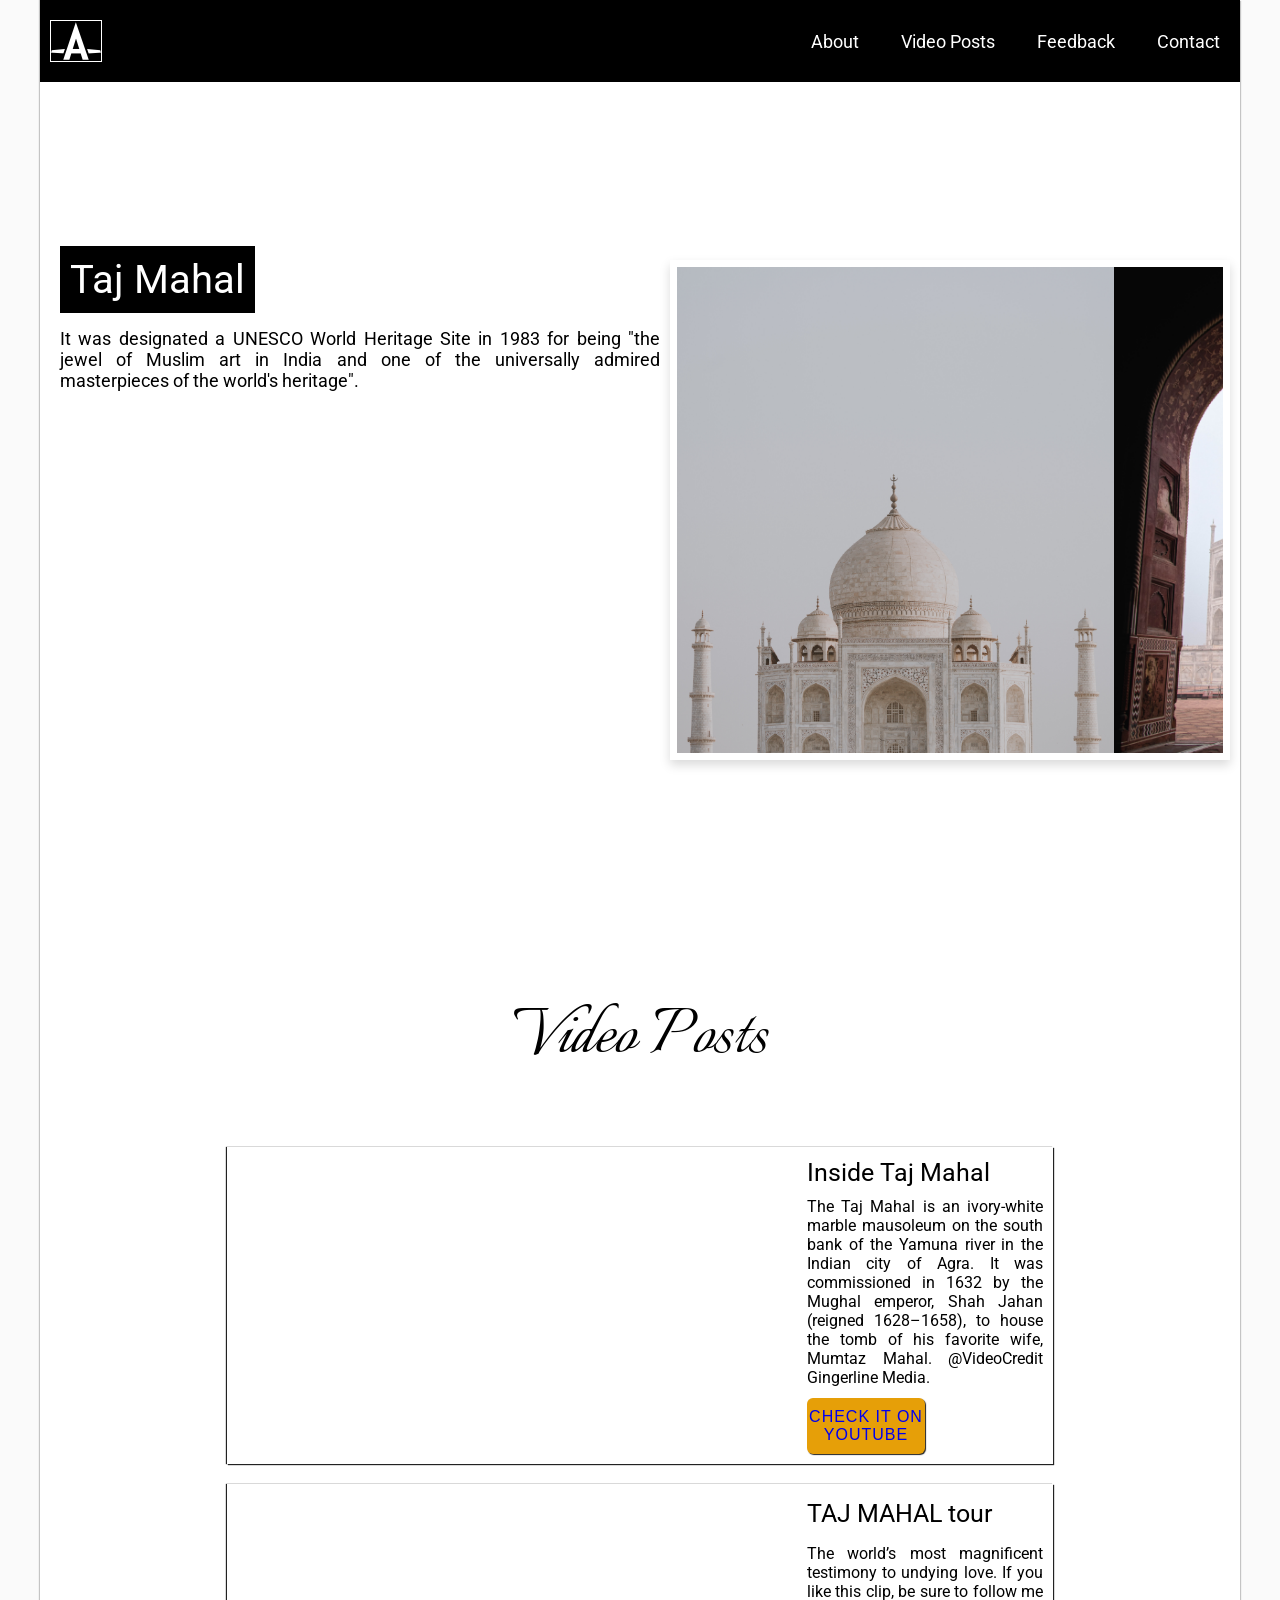
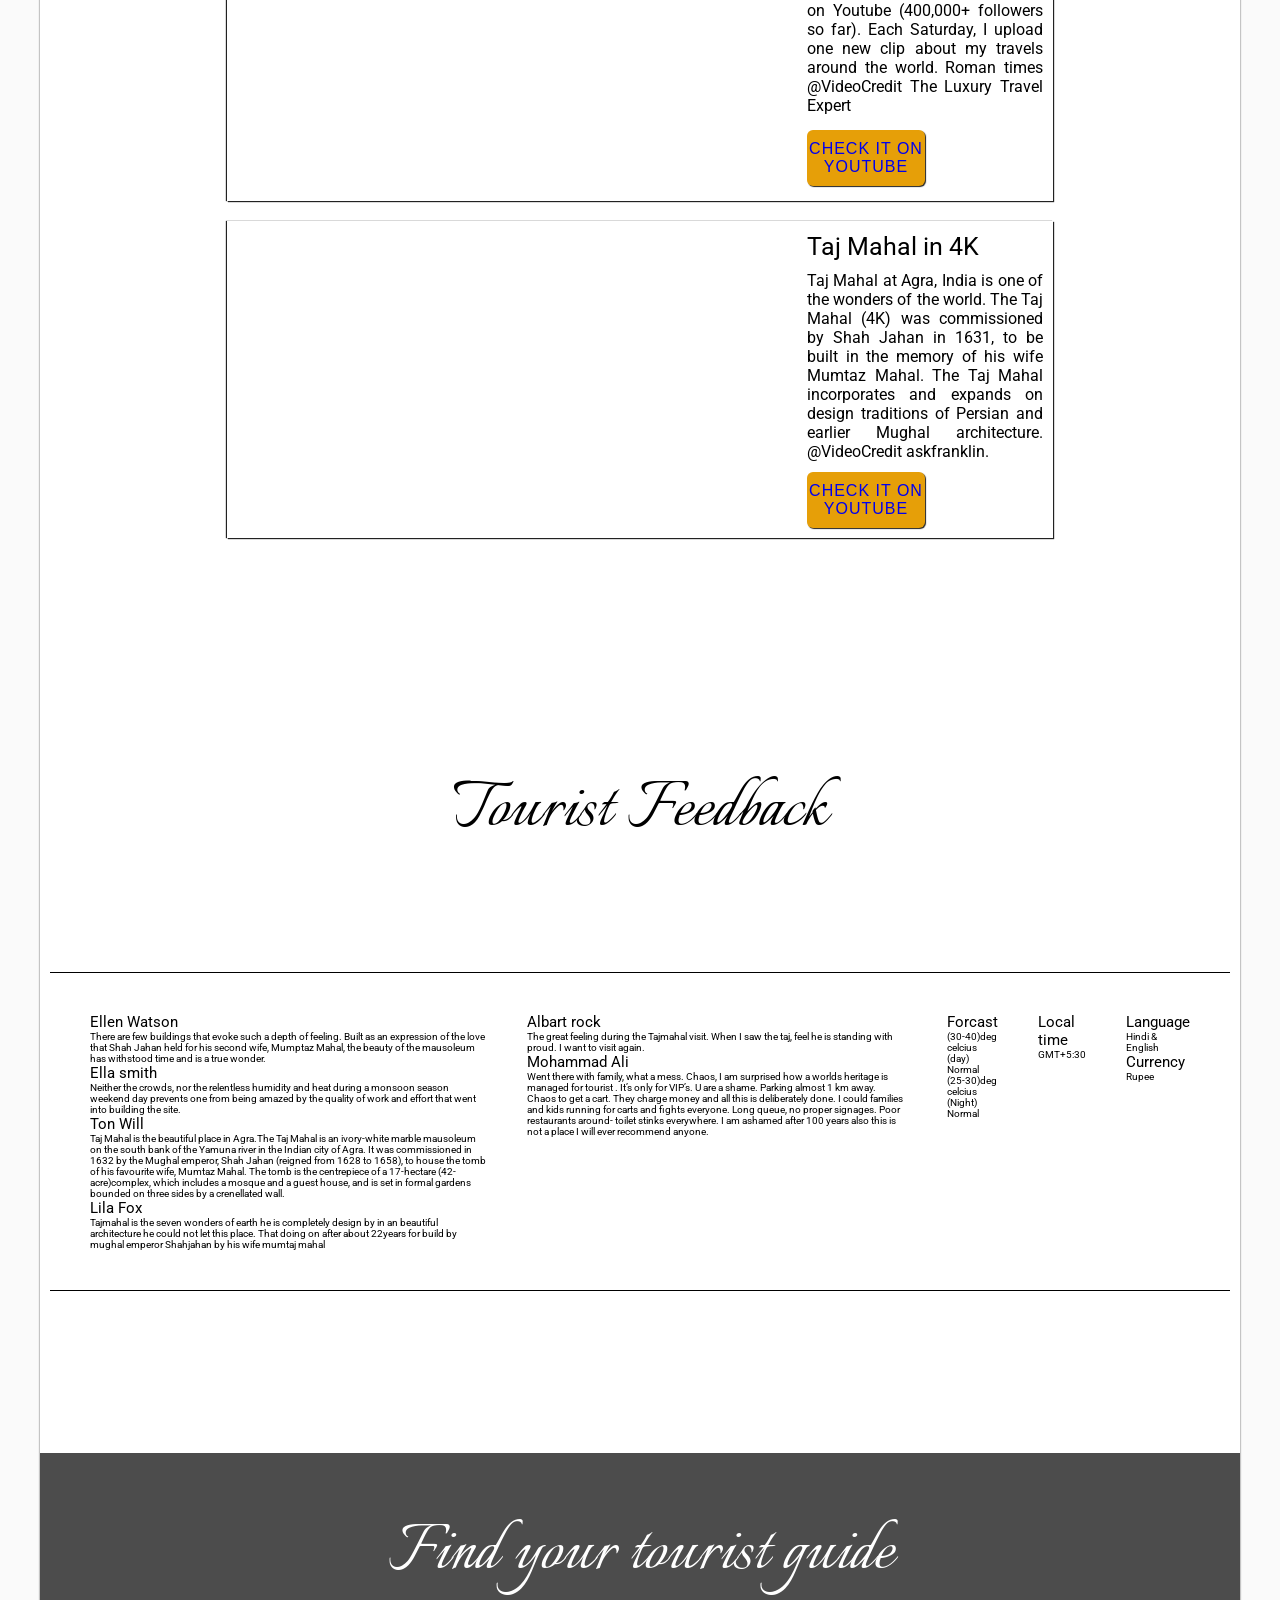
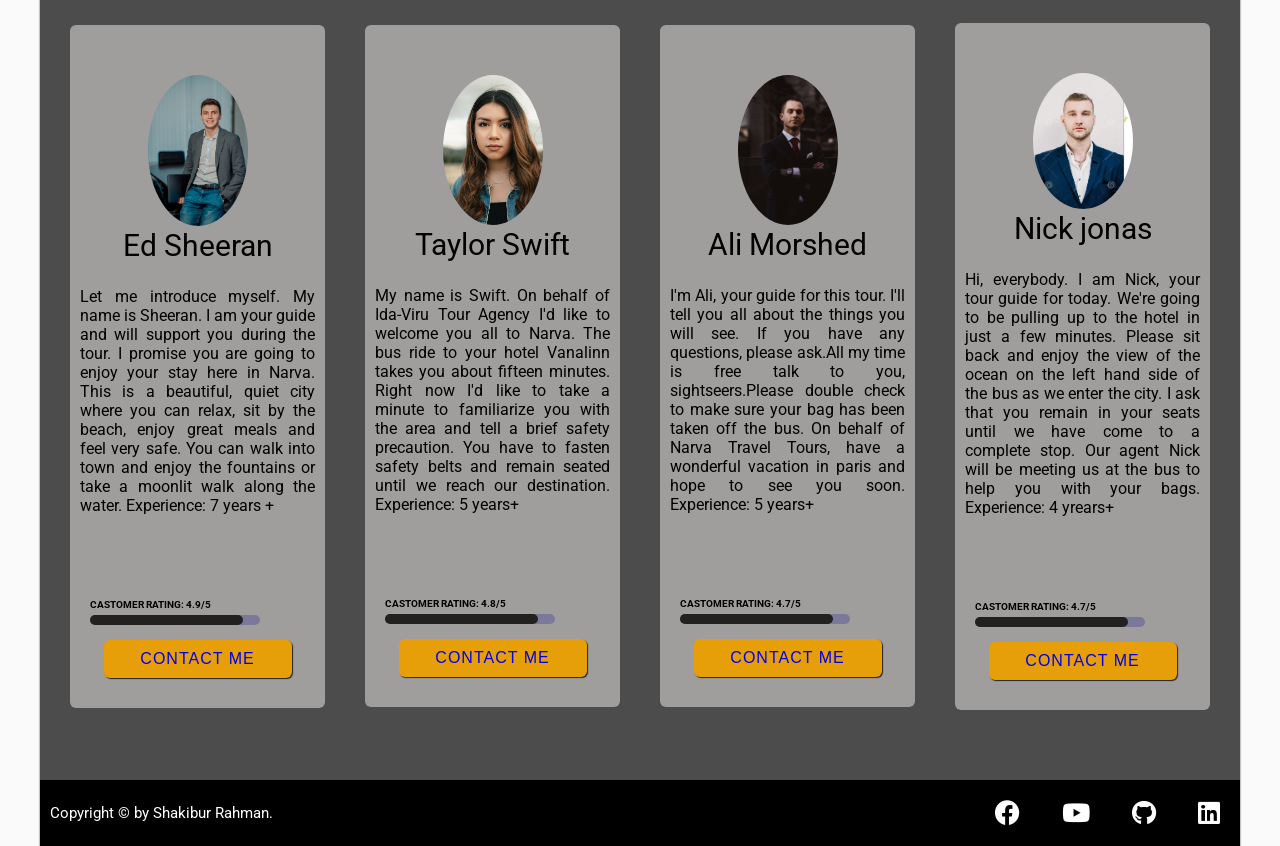
<file: Travel_Management_System-main/places2.html>
<!DOCTYPE html>
<html lang="en">

<head>
    <meta charset="UTF-8" />
    <meta http-equiv="X-UA-Compatible" content="IE=edge" />
    <meta name="viewport" content="width=device-width, initial-scale=1.0" />
    <title>Places</title>
    <link rel="stylesheet" href="places2.css" />


    <link href='https://unpkg.com/boxicons@2.0.7/css/boxicons.min.css' rel='stylesheet'>
    <meta name="viewport" content="width=device-width, initial-scale=1.0">

    <link rel="preconnect" href="https://fonts.googleapis.com" />
    <link rel="preconnect" href="https://fonts.gstatic.com" crossorigin />
    <link href="https://fonts.googleapis.com/css2?family=Italianno&family=Roboto:wght@400;500;700;900&display=swap"
        rel="stylesheet" />
    <link rel="stylesheet" href="https://cdnjs.cloudflare.com/ajax/libs/font-awesome/6.0.0-beta2/css/all.min.css"
        integrity="sha512-YWzhKL2whUzgiheMoBFwW8CKV4qpHQAEuvilg9FAn5VJUDwKZZxkJNuGM4XkWuk94WCrrwslk8yWNGmY1EduTA=="
        crossorigin="anonymous" referrerpolicy="no-referrer" />
</head>

<body>
    <!-- header starts here  -->
    <header id="blog-header">
        <figure class="logo-figure">
            <i class="fab fa-autoprefixer logo"></i>
        </figure>
        <i class="fas fa-bars fa-4x" id="menu-icon"></i>
        <nav aria-label="Main Menu" id="menu" class="hidden">
            <ul id="menubar" role="menubar" aria-label="Main Menu">

                <li role="none">
                    <a href="#" class="nav-link" role="menuitem">About</a>
                </li>
                <li role="none">
                    <a href="#" class="nav-link" role="menuitem">Video Posts</a>
                </li>
                <li role="none">
                    <a href="#" class="nav-link" role="menuitem">Feedback</a>
                </li>
                <li role="none">
                    <a href="#" class="nav-link" role="menuitem">Contact</a>
                </li>
            </ul>
        </nav>
    </header>
    <!-- header ends here  -->

    <!-- main starts here  -->
    <main>
        <!-- banner section starts here  -->
        <section id="blog-banner-section">
            <article>
                <h1 class="banner-heading">Taj Mahal</h1>
                <p class="banner-description text-justify">
                    It was designated a UNESCO World Heritage Site in 1983 for being "the jewel of Muslim art in India and one of the
                    universally admired masterpieces of the world's heritage".
                </p>
                <iframe width="600" height="380" src="https://en.wikipedia.org/wiki/Taj_Mahal" frameborder="0"></iframe>
            </article>

            <aside>
                <div class="container1">
                    <div class="image-box">
                        <div class="image">
                            <img class="img2" src="images/annie-spratt-75gcu08p9TY-unsplash.jpg" alt="">
                        </div>

                        <div class="image">
                            <img class="img3" src="images/giuliano-gabella-MhtYBaq8dro-unsplash.jpg" alt="">
                        </div>
                        <div class="image">
                            <img class="img2" src="1/faisal-fraz-BpSLyvZIW2E-unsplash.jpg" alt="">
                        </div>

                        <div class="image">
                            <img class="img4" src="1/sachin-chauhan-a2BiBn_0Gvg-unsplash.jpg" alt="">
                        </div>
                       
                        <div class="image">
                            <img class="img4" src="1/abhishek-koli-s7NHrS_DuII-unsplash.jpg" alt="">
                        </div>
                        
                       
                    </div>
                </div>


            </aside>

        </section>
        <!-- banner section ends here  -->

        <!-- blog-posts section starts here  -->
        <section id="blog-posts" class="section-center">
            <h2 class="section-heading blog-posts-heading">Video Posts</h2>
            <div class="blog-post">
                <aside class="blog-post-aside">
                    <iframe width="560" height="315" src="https://www.youtube.com/embed/DV_r9tw8uo8" title="YouTube video player"
                        frameborder="0" allow="accelerometer; autoplay; clipboard-write; encrypted-media; gyroscope; picture-in-picture"
                        allowfullscreen></iframe>
                    
                </aside>
                <article class="blog-content">
                    <h1 class="blog-heading">Inside Taj Mahal</h1>

                    <p class="blog-description">
                        The Taj Mahal is an ivory-white marble mausoleum on the south bank of the Yamuna river in the Indian city of Agra. It
                        was commissioned in 1632 by the Mughal emperor, Shah Jahan (reigned 1628–1658), to house the tomb of his favorite wife,
                        Mumtaz Mahal. @VideoCredit Gingerline Media.
                    </p>
                    <button type="submit" class="btn blog-btn"> <a style="text-decoration:none" target="_blank"
                            href="https://www.youtube.com/watch?v=DV_r9tw8uo8">Check it on youtube</a></button>

                </article>
            </div>
            <div class="blog-post">
                <aside class="blog-post-aside">
                    <iframe width="560" height="315" src="https://www.youtube.com/embed/49HTIoCccDY" title="YouTube video player"
                        frameborder="0" allow="accelerometer; autoplay; clipboard-write; encrypted-media; gyroscope; picture-in-picture"
                        allowfullscreen></iframe>
                </aside>
                <article class="blog-content">
                    <h1 class="blog-heading">TAJ MAHAL tour</h1>

                    <p class="blog-description">
                        The world’s most magnificent testimony to undying love.
                        
                        If you like this clip, be sure to follow me on Youtube (400,000+ followers so far). Each Saturday, I upload one new clip
                        about my travels around the world.
                        Roman times @VideoCredit The Luxury Travel Expert
                    </p>
                    <button type="submit" class="btn blog-btn"> <a style="text-decoration:none" target="_blank"
                            href="https://www.youtube.com/watch?v=49HTIoCccDY&t=109s">Check it on youtube</a></button>

                </article>
            </div>
            <div class="blog-post">
                <aside class="blog-post-aside">
                    <iframe width="560" height="315" src="https://www.youtube.com/embed/44rTTLjZZz4" title="YouTube video player"
                        frameborder="0" allow="accelerometer; autoplay; clipboard-write; encrypted-media; gyroscope; picture-in-picture"
                        allowfullscreen></iframe>
                </aside>
                <article class="blog-content">
                    <h1 class="blog-heading">Taj Mahal in 4K</h1>

                    <p class="blog-description">
                        Taj Mahal at Agra, India is one of the wonders of the world. The Taj Mahal (4K) was commissioned by Shah Jahan in 1631,
                        to be built in the memory of his wife Mumtaz Mahal. The Taj Mahal incorporates and expands on design traditions of Persian and earlier Mughal architecture.  @VideoCredit askfranklin.
                    </p>
                    <button type="submit" class="btn blog-btn"> <a style="text-decoration:none" target="_blank"
                            href="https://www.youtube.com/watch?v=44rTTLjZZz4">Check it on youtube</a></button>

                </article>
            </div>


        </section>
        <!-- blog-posts section ends here  -->
        <!-- archives section starts here  -->
        <section id="archives" class="section-center">
            <h2 class="section-heading">Tourist Feedback</h2>
            <div class="archives-container">
                <ul class="archives-container-lists">
                    <li class="archives-container-list">

                        <h2>Ellen Watson</h2>
                        <p>
                        There are few buildings that evoke such a depth of feeling. Built as an expression of the love that Shah Jahan held for
                        his second wife, Mumptaz Mahal, the beauty of the mausoleum has withstood time and is a true wonder.

                        </p>
                        <h2>Ella smith </h2>
                        <p>
                            Neither the crowds, nor the relentless humidity and heat during a monsoon season weekend day prevents one from being
                            amazed by the quality of work and effort that went into building the site.

                        </p>
                        <h2>Ton Will</h2>
                        <p>
                            Taj Mahal is the beautiful place in Agra.The Taj Mahal is an ivory-white marble mausoleum on the south bank of the
                            Yamuna river in the Indian city of Agra. It was commissioned in 1632 by the Mughal emperor, Shah Jahan (reigned from
                            1628 to 1658), to house the tomb of his favourite wife, Mumtaz Mahal. The tomb is the centrepiece of a 17-hectare
                            (42-acre)complex, which includes a mosque and a guest house, and is set in formal gardens bounded on three sides by a
                            crenellated wall.


                        </p>
                        <h2>Lila Fox</h2>
                        <p>
                        Tajmahal is the seven wonders of earth he is completely design by in an beautiful architecture he could not let this
                        place. That doing on after about 22years for build by mughal emperor Shahjahan by his wife mumtaj mahal
                        </p>




                    </li>
                    <li class="archives-container-list">
                        <h2>Albart rock</h2>
                        <p>
                            The great feeling during the Tajmahal visit.
                            
                            When I saw the taj, feel he is standing with proud.
                            
                            I want to visit again.
                        </p>
                        <h2>Mohammad Ali</h2>
                        <p>
                            Went there with family, what a mess. Chaos, I am surprised how a worlds heritage is managed for tourist . It’s only for
                            VIP’s. U are a shame. Parking almost 1 km away. Chaos to get a cart. They charge money and all this is deliberately
                            done. I could families and kids running for carts and fights everyone. Long queue, no proper signages. Poor restaurants
                            around- toilet stinks everywhere. I am ashamed after 100 years also this is not a place I will ever recommend anyone.
                        </p>
                    </li>
                    <li class="archives-container-list">
                        <h2>Forcast</h2>
                        (30-40)deg celcius (day) Normal<br>
                        (25-30)deg celcius (Night) Normal
                    </li>
                    <li class="archives-container-list">
                        <h2>Local time </h2>
                        GMT+5:30
                    </li>
                    <li class="archives-container-list">
                        <h2> Language</h2> Hindi & English
                        <h2>Currency</h2> Rupee
                    </li>
                </ul>
            </div>
        </section>
        <!-- archives section ends here  -->

        <!-- about-me section starts here  -->
        <section id="blog-about" class="section-center">
            <h2 class="section-heading text-white">Find your tourist guide</h2>
            <div class="card-container">
                <div class="card">
                    <div class="card-icon">
                        <img class="rounded-img" src="images/dan-cornilov-ehUYU820lcA-unsplash.jpg" alt="work icon">
                    </div>
                    <h3 class="card-header">Ed Sheeran</h3>
                    <p class="card-description">
                        Let me introduce myself. My name is Sheeran. I am your guide and will support you during the
                        tour. I promise you are going
                        to enjoy your stay here in Narva. This is a beautiful, quiet city where you can relax, sit by
                        the beach, enjoy great
                        meals and feel very safe. You can walk into town and enjoy the fountains or take a moonlit walk
                        along the water.
                        Experience: 7 years +
                    </p>
                    <div class="card-desc">
                        <div class="skills-container">
                            <ul>
                                <li class="rating">Castomer rating: 4.9/5</li>

                            </ul>
                        </div>
                    </div>
                    <button type="submit" class="card-btn btn"><a style="text-decoration:none" target="_blank"
                            href="http://127.0.0.1:5500/Travel%20management%20project/contract.html">Contact
                            me</a> </button>
                </div>
                <div class="card">
                    <div class="card-icon">
                        <img class="rounded-img" src="images/henry-tuchez-ge5VYVTZMtc-unsplash.jpg" alt="work icon">
                    </div>
                    <h3 class="card-header">Taylor Swift</h3>
                    <p class="card-description">
                        My name is Swift. On behalf of Ida-Viru Tour Agency I'd like to welcome you all to Narva. The
                        bus ride to your hotel
                        Vanalinn takes you about fifteen minutes. Right now I'd like to take a minute to familiarize you
                        with the area and tell
                        a brief safety precaution. You have to fasten safety belts and remain seated until we reach our
                        destination.
                        Experience: 5 years+
                    </p>
                    <div class="card-desc">
                        <div class="skills-container">
                            <ul>
                                <li class="rating">Castomer rating: 4.8/5</li>

                            </ul>
                        </div>
                    </div>
                    <button type="submit" class="card-btn btn"><a style="text-decoration:none" target="_blank"
                            href="http://127.0.0.1:5500/Travel%20management%20project/contract.html">Contact
                            me</a> </button>
                </div>

                <div class="card">
                    <div class="card-icon">
                        <img class="rounded-img" src="images/ali-morshedlou-WMD64tMfc4k-unsplash.jpg" alt="work icon">
                    </div>
                    <h3 class="card-header">Ali Morshed</h3>
                    <p class="card-description">
                        I'm Ali, your guide for this tour. I'll tell you all about the things you will see. If you have
                        any questions, please
                        ask.All my time is free talk to you, sightseers.Please double check to make sure your bag has
                        been taken off the bus. On behalf of Narva Travel Tours, have a wonderful
                        vacation in paris and hope to see you soon.
                        Experience: 5 years+
                    </p>
                    <div class="card-desc">
                        <div class="skills-container">
                            <ul>
                                <li class="rating">Castomer rating: 4.7/5</li>

                            </ul>
                        </div>
                    </div>
                    <button type="submit" class="card-btn btn"><a style="text-decoration:none" target="_blank"
                            href="http://127.0.0.1:5500/Travel%20management%20project/contract.html">Contact
                            me</a> </button>
                </div>
                <div class="card">
                    <div class="card-icon">
                        <img class="rounded-img" src="images/passport1.jpg" alt="work icon">
                    </div>
                    <h3 class="card-header">Nick jonas</h3>
                    <p class="card-description">
                        Hi, everybody.

                        I am Nick, your tour guide for today. We're going to be pulling up to the hotel in just a few
                        minutes. Please sit back
                        and enjoy the view of the ocean on the left hand side of the bus as we enter the city. I ask
                        that you remain in your
                        seats until we have come to a complete stop. Our agent Nick will be meeting us at the bus to
                        help you with your bags.

                        Experience: 4 yrears+
                    </p>
                    <div class="card-desc">
                        <div class="skills-container">
                            <ul>
                                <li class="rating">Castomer rating: 4.7/5</li>

                            </ul>
                        </div>
                    </div>
                    <button type="submit" class="card-btn btn"><a style="text-decoration:none" target="_blank"
                            href="http://127.0.0.1:5500/Travel%20management%20project/contract.html">Contact
                            me</a> </button>
                </div>



            </div>
        </section>
        <!-- about-me section ends here  -->
    </main>
    <!-- main ends here  -->

    <!-- footer section starts here  -->
    <footer>
        <p class="copyright-text">
            Copyright &copy; by Shakibur Rahman.
        </p>
        <nav aria-label="Footer Menu">
            <ul role="menubar2" id="menubar2" aria-label="Footer Menu">
                <li role="none">
                    <a href="#" target="_blank" class="nav-link" role="menuitem">
                        <i class="fab fa-facebook footer-icon"></i>
                    </a>
                </li>
                <li role="none">
                    <a href="#" target="_blank" class="nav-link" role="menuitem">
                        <i class="fab fa-youtube footer-icon"></i>
                    </a>
                </li>
                <li role="none">
                    <a href="#" target="_blank" class="nav-link" role="menuitem">
                        <i class="fab fa-github footer-icon"></i>
                    </a>
                </li>
                <li role="none">
                    <a href="#" target="_blank" class="nav-link" role="menuitem">
                        <i class="fab fa-linkedin footer-icon"></i></a>
                </li>
            </ul>
        </nav>
    </footer>
    <!-- footer section ends here  -->

    <script src="places2.js"></script>
</body>

</html>
</file>
<file: Travel_Management_System-main/style.css>
html {
    scroll-behavior: smooth;
}

* {
    margin: 0;
    padding: 0;
    box-sizing: border-box;
}



body {
    font-family: 'Montserrat', sans-serif;
}

.container {
    max-width: 1500px;
    margin: auto;
}




.row {
    width: 100%;
}

.row::after {
    content: '';
    clear: both;
    display: block;
}

[class*="col-"] {
    float: left;
    padding: 15px;
}

/*for mobile phone*/
[class*="col-"] {
    width: 100%;
}

/* header starts here  */
header {
    background: #1a1b1f;
    padding: 0% 1%;
    text-align: center;
}

.logo {
    width: 70px;
    height: 70px;
    line-height: 70px;
    text-align: center;
    color: white;
    border-radius: 50%;
    border: 2px solid white;
}

nav ul li {
    display: block;
}

nav ul li a {
    display: block;
    text-decoration: none;
    color: white;
    line-height: 70px;
    padding: 0 20px;
    transition: .4s;
    text-transform: uppercase;
    font-weight: lighter;
    font-size: 0.9rem;
    font-family: 'Roboto', sans-serif;
}

nav ul li a:hover {
    border-radius: 10px;
    background-color: rgba(0, 0, 0, 0.5);
    color: white;
}

.topnav a {
    display: none;
}

.topnav .icon {
    display: block;
}

.topnav.responsive a {
    display: block;
}

/* header ends here  */



 /* banner starts here  */
#banner-section {
     /* background-image: url("images/felix-rostig-UmV2wr-Vbq8-unsplash.jpg"); */
    /* background-image: url("images/oliver-sjostrom-YlgsRVP8afY-unsplash.jpg");  */

    animation: animate 30s ease-in-out infinite;
    
    background-attachment: fixed;
    background-position: center;
    background-repeat: no-repeat;
    background-size: cover;
}
@keyframes animate{
   0%,100%{
    background-image: url("images/felix-rostig-UmV2wr-Vbq8-unsplash.jpg");
   }
   8%{
    background-image: url("images/oliver-sjostrom-YlgsRVP8afY-unsplash.jpg");
   }
   16%{
   background-image:url("images/x-N4QTBfNQ8Nk-unsplash.jpg") ;
   }
   24%{
    background-image: url("images/christopher-alvarenga-IibRZfGCM10-unsplash.jpg");
   }
   31%{
    background-image: url("images/fabio-comparelli-uq2E2V4LhCY-unsplash.jpg");
   }
   40%{
    background-image: url("images/oliver-sjostrom-iSrBg45UCaM-unsplash.jpg");
   }
   48%{
    background-image: url("images/tom-barrett-M0AWNxnLaMw-unsplash.jpg");
   }
   
   56% {
       background-image: url("images/daniel-jensen-tQpypKA92k8-unsplash.jpg");
   }
   64% {
       background-image: url("images/filip-mroz-zK049OFP4uI-unsplash.jpg");
   }
   72% {
       background-image: url("images/jack-delulio-Sgey0UZt6HY-unsplash.jpg");
   }
   80% {
       background-image: url("images/jakob-owens-PiPZ2DHa3rE-unsplash.jpg");
   }
   88% {
       background-image: url("images/adrian-dascal-myAz-buELXs-unsplash.jpg");
   }
   96% {
       background-image: url("images/jeshoots-com-mSESwdMZr-A-unsplash.jpg");
   }



}


.banner-contents {
    padding: 50px 10px;
    text-align: center;
}

.banner-contents h1 {
     color: #ffffff; 
    width: 100%;
    margin: 15px auto;
    font-size: 3rem;
    margin-bottom: 200px;
    padding: 10px;
    border-radius: 5px;
    font-family: 'Handlee', cursive;
}
.banner-contents h3 {
    width: 100%;
    margin: 15px auto;
    font-size: 1rem;
    padding: 10px;
    border-radius: 5px;
    color: bisque;
   
}


.banner-contents p {
    width: 200px;
    margin: 15px auto;
    background: rgb(44, 68, 44);
    padding: 10px;
    font-size: 1rem;
    color: white;
}

.btn {
  
    width: 160px;
    padding: 10px;
    border: none;
    border-radius: 5px;
    font-size: 1rem;
    background: rgb(10, 33, 28);
    color: white;
    text-transform: uppercase;
    transition: .4s;
} 

.btn:hover {
    transform: scale(1.2);
}

/* banner ends here  */

/* about-us starts here  */
#about-us {
    padding: 1%;
}

.about-us-contents {
    text-align: center;
}

.about-us-contents h3 {
    font-size: 2rem;
    margin-bottom: 10px;
    font-weight: bolder;
}

.about-us-contents p {
    font-size: 0.8rem;
    margin-bottom: 10px;
}

/* about-us ends here  */



/* contact section starts here  */
#contact-section {
    padding: 1%;
    background: #595b83;
}

.contact-details {
    color: white;
    text-align: center;
    padding: 20px 0;
}

.map {
    width: 100%;
    height: 250px;
}

.contact-details p,
address {
    font-size: 0.8rem;
}

/* contact section ends here  */

/* footer starts here  */
footer {
    background: #060930;
    padding: 1%;
    color: white;
}

footer p {
    font-size: 0.8rem;
    line-height: 32px;
    text-align: center;
}

.social-menus {
    text-align: center;
}

.icon-style {
    color: white;
    width: 32px;
    height: 32px;
    line-height: 32px;
    border-radius: 50%;
    border: 1px solid white;
    margin: 0 10px;
    transition: .4s;
    text-align: center;
}

.icon-style:hover {
    background-color: grey;
    transform: scale(1.2);
}

/* footer ends here  */

/* Small devices (portrait tablets and large phones, 576px and up) */
@media (min-width: 576px) {

    .col-sm-1 {
        width: 8.33%;
    }

    .col-sm-2 {
        width: 16.66%;
    }

    .col-sm-3 {
        width: 25%;
    }

    .col-sm-4 {
        width: 33.33%;
    }

    .col-sm-5 {
        width: 41.66%;
    }

    .col-sm-6 {
        width: 50%;
    }

    .col-sm-7 {
        width: 58.33%;
    }

    .col-sm-8 {
        width: 66.66%;
    }

    .col-sm-9 {
        width: 75%;
    }

    .col-sm-10 {
        width: 83.33%;
    }

    .col-sm-11 {
        width: 91.66%;
    }

    .col-sm-12 {
        width: 100%;
    }



}

/* Medium devices (landscape tablets, 768px and up) */
@media (min-width: 768px) {

    .col-md-1 {
        width: 8.33%;
    }

    .col-md-2 {
        width: 16.66%;
    }

    .col-md-3 {
        width: 25%;
    }

    .col-md-4 {
        width: 33.33%;
    }

    .col-md-5 {
        width: 41.66%;
    }

    .col-md-6 {
        width: 50%;
    }

    .col-md-7 {
        width: 58.33%;
    }

    .col-md-8 {
        width: 66.66%;
    }

    .col-md-9 {
        width: 75%;
    }

    .col-md-10 {
        width: 83.33%;
    }

    .col-md-11 {
        width: 91.66%;
    }

    .col-md-12 {
        width: 100%;
    }


    .topnav .icon {
        display: none;
    }

    .topnav a {
        display: inline-block;
    }

}


/* Large devices (laptops/desktops, 992px and up) */
@media only screen and (min-width: 992px) {


    /* Large screen column width */
    .col-lg-1 {
        width: 8.33%;
    }

    .col-lg-2 {
        width: 16.66%;
    }

    .col-lg-3 {
        width: 25%;
    }

    .col-lg-4 {
        width: 33.33%;
    }

    .col-lg-5 {
        width: 41.66%;
    }

    .col-lg-6 {
        width: 50%;
    }

    .col-lg-7 {
        width: 58.33%;
    }

    .col-lg-8 {
        width: 66.66%;
    }

    .col-lg-9 {
        width: 75%;
    }

    .col-lg-10 {
        width: 83.33%;
    }

    .col-lg-11 {
        width: 91.66%;
    }

    .col-lg-12 {
        width: 100%;
    }

    /* header starts here  */
    .logo-div {
        text-align: left;
    }

    nav ul {
        text-align: right;
    }

    nav ul li {
        display: inline-block;
    }

    nav ul li a {
        display: inline-block;

    }

    nav ul li a:hover {
        border-radius: 0;
        background-color: transparent;
        transform: scale(1.2);
        text-decoration: underline;
    }

    /* header ends here  */

    /* banner starts here  */
    #banner-section {
        position: relative;
        height: 100vh;
    }

    .banner-contents {
        position: absolute;
        top: 50%;
        left: 50%;
        transform: translate(-50%, -50%);
    }

    .banner-contents h1 {
        width: 700px;
        font-size: 3.5rem;
    }

    .banner-contents p {
        width: 500px;
        font-size: 2rem;
    }

    /* banner ends here */

    /* footer starts here  */
    footer p {
        text-align: left;
    }

    .social-menus {
        text-align: right;
    }

    /* footer ends here  */
}
</file>
<file: Travel_Management_System-main/contract.css>
* {
    margin: 0;
    padding: 0;
    box-sizing: border-box;
  
}


body {
    height: 100vh;
    display: flex;
    align-items: center;
    justify-content: center;
    background: url("images/2-1600.jpg") center no-repeat;
    background-size: cover;
}


#contact-section {
    text-align: center;
    padding: 0.5rem;
    position: relative;
    background-color: #d5d0d0;
     min-height: 90vh;
}

#contact-form {
    padding: 1rem;
     margin: 1rem; 
    color: rgb(28, 27, 27);
    display: flex;
    flex-direction: column;
}

.form-control {
    margin-bottom: 1.5rem;
    display: flex;
    justify-content: center;
    align-items: center;
}

.form-control label {
    font-size: 1.6rem;
    flex: 0.3;
}

input,
textarea {
    flex: 0.7;
    width: 40rem;
    font-size: 1.6rem;
    padding: 2rem 1rem;
    border: none;
    border-radius: 0.6rem;
}

textarea {
    resize: none;
    height: 12vh;
}

.form-btn-field {
    display: flex;
    justify-content: flex-end;
}

.contact-btn {
    width: 50%;
    height: 3rem;
}
/* contact section ends here  */
</file>
<file: Travel_Management_System-main/login.css>
@import url('https://fonts.googleapis.com/css2?family=Poppins:wght@300;400;500;600;700&display=swap');

* {
    margin: 0;
    padding: 0;
    box-sizing: border-box;
    font-family: 'Poppins', sans-serif;
}

body {
    height: 100vh;
    display: flex;
    align-items: center;
    justify-content: center;
   background: url("images/alex-azabache-RJ_zZKgKrog-unsplash.jpg") center no-repeat ;
   background-size: cover;
}

.container {
    position: relative;
    max-width: 430px;
    width: 100%;
    background: #fff;
    border-radius: 10px;
    box-shadow: 0 5px 10px rgba(0, 0, 0, 0.1);
    overflow: hidden;
    margin: 0 20px;
}

.container .forms {
    display: flex;
    align-items: center;
    height: 440px;
    width: 200%;
    transition: height 0.2s ease;
}


.container .form {
    width: 50%;
    padding: 30px;
    background-color: #fff;
    transition: margin-left 0.18s ease;
}

.container.active .login {
    margin-left: -50%;
    opacity: 0;
    transition: margin-left 0.18s ease, opacity 0.15s ease;
}

.container .signup {
    opacity: 0;
    transition: opacity 0.09s ease;
}

.container.active .signup {
    opacity: 1;
    transition: opacity 0.2s ease;
}

.container.active .forms {
    height: 600px;
}

.container .form .title {
    position: relative;
    font-size: 27px;
    font-weight: 600;
}

.form .title::before {
    content: '';
    position: absolute;
    left: 0;
    bottom: 0;
    height: 3px;
    width: 30px;
    background-color: #4070f4;
    border-radius: 25px;
}

.form .input-field {
    position: relative;
    height: 50px;
    width: 100%;
    margin-top: 30px;
}

.input-field input {
    position: absolute;
    height: 100%;
    width: 100%;
    padding: 0 35px;
    border: none;
    outline: none;
    font-size: 16px;
    border-bottom: 2px solid #ccc;
    border-top: 2px solid transparent;
    transition: all 0.2s ease;
}

.input-field input:is(:focus, :valid) {
    border-bottom-color: #4070f4;
}

.input-field i {
    position: absolute;
    top: 50%;
    transform: translateY(-50%);
    color: #999;
    font-size: 23px;
    transition: all 0.2s ease;
}

.input-field input:is(:focus, :valid)~i {
    color: #4070f4;
}

.input-field i.icon {
    left: 0;
}

.input-field i.showHidePw {
    right: 0;
    cursor: pointer;
    padding: 10px;
}

.form .checkbox-text {
    display: flex;
    align-items: center;
    justify-content: space-between;
    margin-top: 20px;
}

.checkbox-text .checkbox-content {
    display: flex;
    align-items: center;
}

.checkbox-content input {
    margin: 0 8px -2px 4px;
    accent-color: #4070f4;
}

.form .text {
    color: #333;
    font-size: 14px;
}

.form a.text {
    color: #4070f4;
    text-decoration: none;
}

.form a:hover {
    text-decoration: underline;
}

.form .button {
    margin-top: 35px;
}

.form .button input {
    border: none;
    color: #fff;
    font-size: 17px;
    font-weight: 500;
    letter-spacing: 1px;
    border-radius: 5px;
    background-color: tomato;
    cursor: pointer;
    transition:  all 0.1s ease ;
}

.button input:hover {
    
    background: rgba(122, 30, 30, 0.767);
    
}
.input-field button{

border: none;
    color: #fff;
    font-size: 17px;
    font-weight: 500;
    letter-spacing: 1px;
    border-radius: 5px;
    background-color: rgb(237, 76, 48);
    cursor: pointer;
    transition: all 0.1s ease;

}

.form .login-signup {
    margin-top: 30px;
    text-align: center;
}

.recover {
    text-align: right;
    font-size: 0.8rem;
    margin: 0.2rem 1.7rem 0 0;
}

.recover a {
    text-decoration: none;
    color: #07001f;
}
   


.icons i {
    color: #07001f;
    padding: 00.8rem 1.5rem;
    border-radius: 10px;
    margin-left: 1.5rem;
    margin-bottom: 0.5rem;
    font-size: 1.5rem;
    cursor: pointer;
    border: 2px solid #dfe9f5;
}

.icons i:hover {
    color: #fff !important;
    background: #07001f;
    transition: 1s;
}

.icons i:first-child {
    color: green;
}

.icons i:last-child {
    color: blue;
}
</file>
<file: Travel_Management_System-main/places.css>
/* * {
    margin: 0;
    padding: 0;
}

body {
    font-family: "Josefin Slab", serif;
    background: rgb(24, 23, 23);
}

.container {
    width: 100%;
    /* height: 250vh; 
    background: linear-gradient(rgba(0, 0, 0, 0.6), rgba(0, 0, 0, 0.3)),
        url(images/bg.jpg)center no-repeat;
    background-size: cover;
    display: flex;
    flex-wrap: wrap;
    justify-content: center;
    align-items: center;
}

.card {
    width: 360px;
    height: 560px;
    position: relative;
    perspective: 1000px;
}

.sides {
    display: flex;
    flex-direction: column;
    justify-content: center;
}

.left-side {
    position: absolute;
    top: 0;
    left: 0;
    background: linear-gradient(rgba(0, 0, 0, 0.5), rgba(0, 0, 0, 0.7)),
        url(images/cyril-mazarin-WSvth_lwCi0-unsplash.jpg) no-repeat;
    background-size: cover;
    background-position-x: 0;
    width: 50%;
    height: 100%;
    transform: rotateY(0deg);
    transform-origin: left;
    transition: transform 1s;
}

.left-side1 {
    position: absolute;
    top: 0;
    left: 0;
    background: linear-gradient(rgba(0, 0, 0, 0.5), rgba(0, 0, 0, 0.7)),
        url(images/giuliano-gabella-MhtYBaq8dro-unsplash.jpg) no-repeat;
    background-size: cover;
    background-position-x: 0;
    width: 50%;
    height: 100%;
    transform: rotateY(0deg);
    transform-origin: left;
    transition: transform 1s;
} */




/* reset code and common code starts here  */
* {
    margin: 0;
    padding: 0;
    box-sizing: border-box;
    list-style-type: none;
    text-decoration: none;
    outline: 0;
    font-weight: 400;
}

html {
    background-color: #fafafa;
    font-size: 62.5%;
    scroll-behavior: smooth;
    font-family: "Roboto", sans-serif;
}

body {
    background-color: #fff;
    width: 120rem;
    max-width: 100%;
    margin: auto;
    box-shadow: 0.1rem 0.1rem 0.1rem #c4c4c4, -0.1rem 0rem 0.1rem #c4c4c4;
}

.text-justify {
    text-align: justify;
}

.text-white {
    color: #fff;
}

.section-heading {
    font-size: 8rem;
    text-align: center;
    font-family: "Italianno", cursive;
}

.section-center {
    padding: 5rem 1rem;
    min-height: 95vh;
    display: flex;
    flex-direction: column;
    align-items: center;
    justify-content: space-evenly;
}

.btn {
    background-color: rgb(230, 159, 8);
    border: none;
    border-radius: 0.6rem;
    box-shadow: 0.1rem 0.1rem 0.1rem #222;
    cursor: pointer;
    font-size: 1.6rem;
    padding: 1rem 0;
    letter-spacing: 0.1rem;
    text-transform: uppercase;
}

/* reset code and common code ends here  */

/* header starts here  */
header {
    display: flex;
    justify-content: space-between;
    align-items: center;
    background-color: black;
    color: #fff;
    padding: 2rem 1rem;

    position: sticky;
    top: 0;
    z-index: 10;
    min-height: 5vh;
}

.logo-figure {
    border: 1px solid #fff;
}

.logo {
    font-size: 4rem;
}

#menu-icon {
    display: none;
}

nav li {
    display: inline-block;
    margin-right: 2rem;
    padding: 1rem;
    transition: all 0.4s;
}

nav li:last-child {
    margin-right: 0;
}

nav li:hover {
    background-color: #1913d5;
    border-radius: 0.6rem;
}

.nav-link {
    font-size: 1.8rem;
    color: #fff;
    cursor: pointer;
}

/* header ends here  */

/* banner section starts here  */
#blog-banner-section {
    padding: 5rem 1rem;
    display: flex;
    justify-content: center;
    align-items: center;
    min-height: 95vh;
}

#blog-banner-section article {
    flex-basis: 50%;
    margin: 1rem;
}

.banner-heading {
    display: inline-block;
    text-align: center;
    padding: 1rem;
    font-size: 4rem;
    margin-bottom: 1.5rem;
    background-color: black;
    color: #fff;
}

.banner-description {
    font-size: 1.8rem;
}

#blog-banner-section aside {
    flex-basis: 50%;
    text-align: center; 
}



/* banner section ends here  */

/* blog-about starts here  */
#blog-about {
    background-color: #4c4c4c;
}

.card-container {
    display: flex;
    align-items: center;
}

.card {
    flex: 1;
    border-radius: 0.6rem;
    background-color: #a09d9d;
    padding: 3rem 1rem;
    margin: 2rem;
    display: flex;
    flex-direction: column;
    transition: transform 0.3s;
}

.card:hover {
    transform: scale(1.1);
}

.card-header {
    font-size: 3rem;
    margin-bottom: 2rem;
    text-align: center;
}

.card-description {
    padding: 0.4rem 0;
    text-align: justify;
    font-size: 1.6rem;
    margin-bottom: 5rem;
}

.card-btn {
    align-self: center;
    width: 80%;
}

/* blog-about ends here  */

/* archives starts here  */
.archives-container {
    display: flex;
    justify-content: space-evenly;
    align-items: center;
    padding: 2rem;
    border-top: 0.1rem solid;
    border-bottom: 0.1rem solid;
}

.archives-container-lists {
    display: flex;
    
}

.archives-container-list {
    margin: 2rem;
}

.archives-img {
    width: 100%;
    height: 100%;
    border-radius: 0.6rem;
    transition: transform 0.4s;
}

.archives-img:hover {
    transform: scale(1.1);
}

/* archives ends here  */

/* blog-posts starts here  */

.blog-posts-heading {
    margin-bottom: 5rem;
}

.blog-post {
    width: 70%;
    display: flex;
    margin: 1rem 0;
    box-shadow: 0.1rem 0.1rem 0.1rem #222, -0.1rem 0 0.1rem #222;
    transition: transform 0.4s;
}

.blog-post:hover {
    transform: scale(1.1);
}

.blog-post-aside {
    flex: 1;
}

 .blog-content {
    flex: 2;
    display: flex;
    flex-direction: column;
    justify-content: space-evenly;
    padding: 1rem;
    margin-left: 1rem;
}

.blog-img {
    width: 100%;
    height: 100%;
}

.blog-heading {
    font-size: 2.5rem;
    margin-bottom: 1rem;
}

.blog-sub-heading {
    font-size: 2rem;
    margin-bottom: 1rem;
}

.blog-description {
    font-size: 1.6rem;
    text-align: justify;
    margin-bottom: 1rem;
}

.blog-btn {
    width: 50%;
} 

/* blog-posts ends here  */





/* footer starts here  */
footer {
    background-color: black;
    padding: 1rem;

    min-height: 5vh;
    display: flex;
    justify-content: space-between;
    align-items: center;
}

.copyright-text {
    font-size: 1.5rem;
    color: #fff;
}

.footer-icon {
    font-size: 2.5rem;
}

/* footer ends here  */

/* responsive starts here  */
@media (max-width: 992px) {
    #blog-banner-section {
        flex-direction: column;
    }

    #blog-banner-section article {
        width: 50%;
        display: flex;
        flex-direction: column;
        align-items: center;
        margin-bottom: 5rem;
    }

    .card-container {
        width: 50%;
        flex-direction: column;
        flex-wrap: wrap;
    }
}

@media (max-width: 768px) {
    html {
        font-size: 55.5%;
    }

    #blog-banner-section article {
        width: 80%;
    }

    .card-container {
        width: 80%;
    }

    #archives {
        min-height: auto;
    }

    .blog-post {
        flex-direction: column;
        margin-bottom: 3rem;
        width: 80%;
    }

    #contact-section {
        min-height: auto;
    }
}

@media (max-width: 600px) {
    html {
        font-size: 48.5%;
    }

    header {
        flex-direction: column;
    }

    #menu-icon {
        display: block;
        margin-top: 1.5rem;
        cursor: pointer;
    }

    .hidden {
        display: none;
    }

    nav ul {
        padding-left: 2.5rem;
    }

    nav li {
        display: block;
        margin-right: 0;
        margin: 1rem 0;
    }

    #blog-banner-section {
        min-height: auto;
    }

    #blog-banner-section article {
        width: 90%;
    }

    .banner-img {
        max-width: 100%;
    }

    #blog-about {
        min-height: auto;
        display: flex;
        flex-direction: column;
        align-items: center;
        justify-content: center;
    }

    .card-container {
        width: 90%;
    }

    .archives-container-lists {
        flex-wrap: wrap;
    }

    .blog-post {
        width: 90%;
    }

    #contact-form {
        width: 90%;
    }

    .form-control {
        flex-direction: column;
    }

    input,
    textarea {
        max-width: 100%;
    }

    .form-control label {
        margin-bottom: 0.5rem;
    }

    footer {
        flex-direction: column;
    }

    #menubar2 {
        display: flex;
    }
}

@media (max-width: 400px) {}

/* responsive ends here  */

.container1 {
    max-width: 800px;
    width: 100%;
    height: 500px;
    border: 7px solid #fff;
    box-shadow: 0 5px 10px rgba(0, 0, 0, 0.15);
    overflow: hidden;
}

.image-box {
    display: flex;
    height: 100%;
    width: 400%;
    justify-content: space-between;
}

.image-box {
    animation: imgBox 15s linear infinite;
}

@keyframes imgBox {
    0% {
        margin-left: 0;
    }

    100% {
        margin-left: -300%;
    }
}

.image-box:hover {
    animation-play-state: paused;
}

.image-box .image {
    width: calc(100% - 100px);
    height: 100%;
}

.image-box img {
    height: 100%;
    width: 100%;
    object-fit: cover;
}



/* professional-experience starts here */



.card-icon {
    text-align: center;
}

.card-icon img {
    margin-top: 20px;
    width: 100px;
}

.rounded-img {
    
    border-radius: 50%;
    
}



.skills-container {
    padding-right: 45px;
}

.skills-container li {
    list-style: none;
    font-weight: bolder;
    margin: 30px 10px;
    position: relative;
    text-transform: uppercase;
}

.skills-container li::before {
    content: '';
    position: absolute;
    top: calc(100% + 5px);
    left: 0;

    width: 100%;
    height: 10px;
    background-color: rgb(86, 86, 153, .5);
    border-radius: 1000px;
}


.skills-container li::after {
    content: '';
    position: absolute;
    top: calc(100% + 5px);
    left: 0;

    width: 0;
    height: 10px;
    background-color: rgb(35, 32, 32);
    border-radius: 1000px;

    animation-duration: 3s;
    animation-delay: 2s;
    animation-timing-function: linear;
    animation-fill-mode: forwards;
    animation-iteration-count: infinite;
}

.skills-container li.rating::after {
    animation-name: rating;
}

@keyframes rating {
    to {
        width: 90%;
    }
}
</file>
<file: Travel_Management_System-main/places1.css>
* {
    margin: 0;
    padding: 0;
}


body {
    font-family: "Josefin Slab", serif;
    background: rgb(24, 23, 23);
}

.container {
    width: 100%;
    /* height: 250vh; */
    background: linear-gradient(rgba(0, 0, 0, 0.6), rgba(0, 0, 0, 0.3)),
     url(images/earth-eCohyQiC_qg-unsplash.jpg)center no-repeat;
    background-size: cover;
    display: flex;
    flex-wrap: wrap;
    justify-content: center;
    align-items: center;
}

.card {
    width: 360px;
    height: 560px;
    position: relative;
    perspective: 1000px;
}

.sides {
    display: flex;
    flex-direction: column;
    justify-content: center;
}

.left-side {
    position: absolute;
    top: 0;
    left: 0;
    background: linear-gradient(rgba(0, 0, 0, 0.5), rgba(0, 0, 0, 0.7)),
        url(images/cyril-mazarin-WSvth_lwCi0-unsplash.jpg) no-repeat;
    background-size: cover;
    background-position-x: 0;
    width: 50%;
    height: 100%;
    transform: rotateY(0deg);
    transform-origin: left;
    transition: transform 1s;
}

.left-side1 {
    position: absolute;
    top: 0;
    left: 0;
    background: linear-gradient(rgba(0, 0, 0, 0.5), rgba(0, 0, 0, 0.7)),
        url(images/giuliano-gabella-MhtYBaq8dro-unsplash.jpg) no-repeat;
    background-size: cover;
    background-position-x: 0;
    width: 50%;
    height: 100%;
    transform: rotateY(0deg);
    transform-origin: left;
    transition: transform 1s;
}

.left-side2 {
    position: absolute;
    top: 0;
    left: 0;
    background: linear-gradient(rgba(0, 0, 0, 0.5), rgba(0, 0, 0, 0.7)),
        url(images/hu-chen-__cBlRzLSTg-unsplash.jpg) no-repeat;
    background-size: cover;
    background-position-x: 0;
    width: 50%;
    height: 100%;
    transform: rotateY(0deg);
    transform-origin: left;
    transition: transform 1s;
}

.left-side3 {
    position: absolute;
    top: 0;
    left: 0;
    background: linear-gradient(rgba(0, 0, 0, 0.5), rgba(0, 0, 0, 0.7)),
        url(images/manuel-meurisse-QHeAAc3y76Y-unsplash.jpg) no-repeat;
    background-size: cover;
    background-position-x: 0;
    width: 50%;
    height: 100%;
    transform: rotateY(0deg);
    transform-origin: left;
    transition: transform 1s;
}

.left-side4 {
    position: absolute;
    top: 0;
    left: 0;
    background: linear-gradient(rgba(0, 0, 0, 0.5), rgba(0, 0, 0, 0.7)),
        url(images/damiano-baschiera-hFXZ5cNfkOk-unsplash.jpg) no-repeat;
    background-size: cover;
    background-position-x: 0;
    width: 50%;
    height: 100%;
    transform: rotateY(0deg);
    transform-origin: left;
    transition: transform 1s;
}

.left-side5 {
    position: absolute;
    top: 0;
    left: 0;
    background: linear-gradient(rgba(0, 0, 0, 0.5), rgba(0, 0, 0, 0.7)),
        url(images/marcin-kalinski-PCgM2CYm6HA-unsplash.jpg) no-repeat;
    background-size: cover;
    background-position-x: 0;
    width: 50%;
    height: 100%;
    transform: rotateY(0deg);
    transform-origin: left;
    transition: transform 1s;
}

.left-side6 {
    position: absolute;
    top: 0;
    left: 0;
    background: linear-gradient(rgba(0, 0, 0, 0.5), rgba(0, 0, 0, 0.7)),
        url(images/rayyu-maldives-xPsFXsbXJRg-unsplash.jpg) no-repeat;
    background-size: cover;
    background-position-x: 0;
    width: 50%;
    height: 100%;
    transform: rotateY(0deg);
    transform-origin: left;
    transition: transform 1s;
}

.left-side7 {
    position: absolute;
    top: 0;
    left: 0;
    background: linear-gradient(rgba(0, 0, 0, 0.5), rgba(0, 0, 0, 0.7)),
        url(images/kees-streefkerk-Adl90-aXYwA-unsplash.jpg) no-repeat;
    background-size: cover;
    background-position-x: 0;
    width: 50%;
    height: 100%;
    transform: rotateY(0deg);
    transform-origin: left;
    transition: transform 1s;
}

.left-side8 {
    position: absolute;
    top: 0;
    left: 0;
    background: linear-gradient(rgba(0, 0, 0, 0.5), rgba(0, 0, 0, 0.7)),
        url(images/mitchell-ng-liang-an-KkDUWOKHOCk-unsplash.jpg) no-repeat;
    background-size: cover;
    background-position-x: 0;
    width: 50%;
    height: 100%;
    transform: rotateY(0deg);
    transform-origin: left;
    transition: transform 1s;
}

.left-side9 {
    position: absolute;
    top: 0;
    left: 0;
    background: linear-gradient(rgba(0, 0, 0, 0.5), rgba(0, 0, 0, 0.7)),
        url(images/joshua-michaels-lh8BBGYN5T0-unsplash.jpg) no-repeat;
    background-size: cover;
    background-position-x: 0;
    width: 50%;
    height: 100%;
    transform: rotateY(0deg);
    transform-origin: left;
    transition: transform 1s;
}

.left-side10 {
    position: absolute;
    top: 0;
    left: 0;
    background: linear-gradient(rgba(0, 0, 0, 0.5), rgba(0, 0, 0, 0.7)),
        url(images/ahmed-aldaie-j-nRfGUHswQ-unsplash.jpg) no-repeat;
    background-size: cover;
    background-position-x: 0;
    width: 50%;
    height: 100%;
    transform: rotateY(0deg);
    transform-origin: left;
    transition: transform 1s;
}

.left-side11 {
    position: absolute;
    top: 0;
    left: 0;
    background: linear-gradient(rgba(0, 0, 0, 0.5), rgba(0, 0, 0, 0.7)),
        url(images/david-kohler-VFRTXGw1VjU-unsplash.jpg) no-repeat;
    background-size: cover;
    background-position-x: 0;
    width: 50%;
    height: 100%;
    transform: rotateY(0deg);
    transform-origin: left;
    transition: transform 1s;
}



.right-side {
    position: absolute;
    top: 0;
    right: 0;
    background: linear-gradient(rgba(0, 0, 0, 0.5), rgba(0, 0, 0, 0.7)),
        url(images/cyril-mazarin-WSvth_lwCi0-unsplash.jpg) no-repeat;
    background-size: cover;
    background-position-x: -180px;
    width: 50%;
    height: 100%;
    transform: rotateY(0deg);
    transform-origin: right;
    transition: transform 1s;
}

.right-side1 {
    position: absolute;
    top: 0;
    right: 0;
    background: linear-gradient(rgba(0, 0, 0, 0.5), rgba(0, 0, 0, 0.7)),
        url(images/giuliano-gabella-MhtYBaq8dro-unsplash.jpg) no-repeat;
    background-size: cover;
    background-position-x: -180px;
    width: 50%;
    height: 100%;
    transform: rotateY(0deg);
    transform-origin: right;
    transition: transform 1s;
}

.right-side2 {
    position: absolute;
    top: 0;
    right: 0;
    background: linear-gradient(rgba(0, 0, 0, 0.5), rgba(0, 0, 0, 0.7)),
        url(images/hu-chen-__cBlRzLSTg-unsplash.jpg) no-repeat;
    background-size: cover;
    background-position-x: -180px;
    width: 50%;
    height: 100%;
    transform: rotateY(0deg);
    transform-origin: right;
    transition: transform 1s;
}

.right-side3 {
    position: absolute;
    top: 0;
    right: 0;
    background: linear-gradient(rgba(0, 0, 0, 0.5), rgba(0, 0, 0, 0.7)),
        url(images/manuel-meurisse-QHeAAc3y76Y-unsplash.jpg) no-repeat;
    background-size: cover;
    background-position-x: -180px;
    width: 50%;
    height: 100%;
    transform: rotateY(0deg);
    transform-origin: right;
    transition: transform 1s;
}

.right-side4 {
    position: absolute;
    top: 0;
    right: 0;
    background: linear-gradient(rgba(0, 0, 0, 0.5), rgba(0, 0, 0, 0.7)),
        url(images/damiano-baschiera-hFXZ5cNfkOk-unsplash.jpg) no-repeat;
    background-size: cover;
    background-position-x: -180px;
    width: 50%;
    height: 100%;
    transform: rotateY(0deg);
    transform-origin: right;
    transition: transform 1s;
}

.right-side5 {
    position: absolute;
    top: 0;
    right: 0;
    background: linear-gradient(rgba(0, 0, 0, 0.5), rgba(0, 0, 0, 0.7)),
        url(images/marcin-kalinski-PCgM2CYm6HA-unsplash.jpg) no-repeat;
    background-size: cover;
    background-position-x: -180px;
    width: 50%;
    height: 100%;
    transform: rotateY(0deg);
    transform-origin: right;
    transition: transform 1s;
}

.right-side6 {
    position: absolute;
    top: 0;
    right: 0;
    background: linear-gradient(rgba(0, 0, 0, 0.5), rgba(0, 0, 0, 0.7)),
        url(images/rayyu-maldives-xPsFXsbXJRg-unsplash.jpg) no-repeat;
    background-size: cover;
    background-position-x: -180px;
    width: 50%;
    height: 100%;
    transform: rotateY(0deg);
    transform-origin: right;
    transition: transform 1s;
}

.right-side7 {
    position: absolute;
    top: 0;
    right: 0;
    background: linear-gradient(rgba(0, 0, 0, 0.5), rgba(0, 0, 0, 0.7)),
        url(images/kees-streefkerk-Adl90-aXYwA-unsplash.jpg) no-repeat;
    background-size: cover;
    background-position-x: -180px;
    width: 50%;
    height: 100%;
    transform: rotateY(0deg);
    transform-origin: right;
    transition: transform 1s;
}

.right-side8 {
    position: absolute;
    top: 0;
    right: 0;
    background: linear-gradient(rgba(0, 0, 0, 0.5), rgba(0, 0, 0, 0.7)),
        url(images/mitchell-ng-liang-an-KkDUWOKHOCk-unsplash.jpg) no-repeat;
    background-size: cover;
    background-position-x: -180px;
    width: 50%;
    height: 100%;
    transform: rotateY(0deg);
    transform-origin: right;
    transition: transform 1s;
}

.right-side9 {
    position: absolute;
    top: 0;
    right: 0;
    background: linear-gradient(rgba(0, 0, 0, 0.5), rgba(0, 0, 0, 0.7)),
        url(images/joshua-michaels-lh8BBGYN5T0-unsplash.jpg) no-repeat;
        background-position-x: -180px;
    background-size: cover;
    width: 50%;
    height: 100%;
    transform: rotateY(0deg);
    transform-origin: right;
    transition: transform 1s;
}

.right-side10 {
    position: absolute;
    top: 0;
    right: 0;
    background: linear-gradient(rgba(0, 0, 0, 0.5), rgba(0, 0, 0, 0.7)),
        url(images/ahmed-aldaie-j-nRfGUHswQ-unsplash.jpg) no-repeat;
    background-size: cover;
    background-position-x: -180px;
    width: 50%;
    height: 100%;
    transform: rotateY(0deg);
    transform-origin: right;
    transition: transform 1s;
}

.right-side11 {
    position: absolute;
    top: 0;
    right: 0;
    background: linear-gradient(rgba(0, 0, 0, 0.5), rgba(0, 0, 0, 0.7)),
        url(images/david-kohler-VFRTXGw1VjU-unsplash.jpg) no-repeat;
    background-size: cover;
    background-position-x: -180px;
    width: 50%;
    height: 100%;
    transform: rotateY(0deg);
    transform-origin: right;
    transition: transform 1s;
}

.back-side {
    position: absolute;
    top: 0;
    left: 0;
    width: 100%;
    height: 100%;
    display: flex;
    justify-content: center;
    align-items: flex-end;
    background: linear-gradient(rgba(0, 0, 0, 0.6), rgba(0, 0, 0, 0.7)),
        url(images/cyril-mazarin-WSvth_lwCi0-unsplash.jpg) center no-repeat;
    background-size: cover;
    z-index: -1;
    transform: translateZ(-300px);
    box-shadow: 40px 40px 80px #000;
    transition: z-index 0.4s step-end, transform 1s, box-shadow 1s;
}

.back-side1 {
    position: absolute;
    top: 0;
    left: 0;
    width: 100%;
    height: 100%;
    display: flex;
    justify-content: center;
    align-items: flex-end;
    background: linear-gradient(rgba(0, 0, 0, 0.6), rgba(0, 0, 0, 0.7)),
        url(images/giuliano-gabella-MhtYBaq8dro-unsplash.jpg) center no-repeat;
    background-size: cover;
    z-index: -1;
    transform: translateZ(-300px);
    box-shadow: 40px 40px 80px #000;
    transition: z-index 0.4s step-end, transform 1s, box-shadow 1s;
}

.back-side2 {
    position: absolute;
    top: 0;
    left: 0;
    width: 100%;
    height: 100%;
    display: flex;
    justify-content: center;
    align-items: flex-end;
    background: linear-gradient(rgba(0, 0, 0, 0.6), rgba(0, 0, 0, 0.7)),
        url(images/hu-chen-__cBlRzLSTg-unsplash.jpg) center no-repeat;
    background-size: cover;
    z-index: -1;
    transform: translateZ(-300px);
    box-shadow: 40px 40px 80px #000;
    transition: z-index 0.4s step-end, transform 1s, box-shadow 1s;
}

.back-side3 {
    position: absolute;
    top: 0;
    left: 0;
    width: 100%;
    height: 100%;
    display: flex;
    justify-content: center;
    align-items: flex-end;
    background: linear-gradient(rgba(0, 0, 0, 0.6), rgba(0, 0, 0, 0.7)),
        url(images/manuel-meurisse-QHeAAc3y76Y-unsplash.jpg) center no-repeat;
    background-size: cover;
    z-index: -1;
    transform: translateZ(-300px);
    box-shadow: 40px 40px 80px #000;
    transition: z-index 0.4s step-end, transform 1s, box-shadow 1s;
}

.back-side4 {
    position: absolute;
    top: 0;
    left: 0;
    width: 100%;
    height: 100%;
    display: flex;
    justify-content: center;
    align-items: flex-end;
    background: linear-gradient(rgba(0, 0, 0, 0.6), rgba(0, 0, 0, 0.7)),
        url(images/damiano-baschiera-hFXZ5cNfkOk-unsplash.jpg) center no-repeat;
    background-size: cover;
    z-index: -1;
    transform: translateZ(-300px);
    box-shadow: 40px 40px 80px #000;
    transition: z-index 0.4s step-end, transform 1s, box-shadow 1s;
}

.back-side5 {
    position: absolute;
    top: 0;
    left: 0;
    width: 100%;
    height: 100%;
    display: flex;
    justify-content: center;
    align-items: flex-end;
    background: linear-gradient(rgba(0, 0, 0, 0.6), rgba(0, 0, 0, 0.7)),
        url(images/marcin-kalinski-PCgM2CYm6HA-unsplash.jpg) center no-repeat;
    background-size: cover;
    z-index: -1;
    transform: translateZ(-300px);
    box-shadow: 40px 40px 80px #000;
    transition: z-index 0.4s step-end, transform 1s, box-shadow 1s;
}

.back-side6 {
    position: absolute;
    top: 0;
    left: 0;
    width: 100%;
    height: 100%;
    display: flex;
    justify-content: center;
    align-items: flex-end;
    background: linear-gradient(rgba(0, 0, 0, 0.6), rgba(0, 0, 0, 0.7)),
        url(images/rayyu-maldives-xPsFXsbXJRg-unsplash.jpg) center no-repeat;
    background-size: cover;
    z-index: -1;
    transform: translateZ(-300px);
    box-shadow: 40px 40px 80px #000;
    transition: z-index 0.4s step-end, transform 1s, box-shadow 1s;
}

.back-side7 {
    position: absolute;
    top: 0;
    left: 0;
    width: 100%;
    height: 100%;
    display: flex;
    justify-content: center;
    align-items: flex-end;
    background: linear-gradient(rgba(0, 0, 0, 0.6), rgba(0, 0, 0, 0.7)),
        url(images/kees-streefkerk-Adl90-aXYwA-unsplash.jpg) center no-repeat;
    background-size: cover;
    z-index: -1;
    transform: translateZ(-300px);
    box-shadow: 40px 40px 80px #000;
    transition: z-index 0.4s step-end, transform 1s, box-shadow 1s;
}

.back-side8 {
    position: absolute;
    top: 0;
    left: 0;
    width: 100%;
    height: 100%;
    display: flex;
    justify-content: center;
    align-items: flex-end;
    background: linear-gradient(rgba(0, 0, 0, 0.6), rgba(0, 0, 0, 0.7)),
        url(images/mitchell-ng-liang-an-KkDUWOKHOCk-unsplash.jpg) center no-repeat;
    background-size: cover;
    z-index: -1;
    transform: translateZ(-300px);
    box-shadow: 40px 40px 80px #000;
    transition: z-index 0.4s step-end, transform 1s, box-shadow 1s;
}

.back-side9 {
    position: absolute;
    top: 0;
    left: 0;
    width: 100%;
    height: 100%;
    display: flex;
    justify-content: center;
    align-items: flex-end;
    background: linear-gradient(rgba(0, 0, 0, 0.6), rgba(0, 0, 0, 0.7)),
        url(images/joshua-michaels-lh8BBGYN5T0-unsplash.jpg) center no-repeat;
    background-size: cover;
    z-index: -1;
    transform: translateZ(-300px);
    box-shadow: 40px 40px 80px #000;
    transition: z-index 0.4s step-end, transform 1s, box-shadow 1s;
}

.back-side10 {
    position: absolute;
    top: 0;
    left: 0;
    width: 100%;
    height: 100%;
    display: flex;
    justify-content: center;
    align-items: flex-end;
    background: linear-gradient(rgba(0, 0, 0, 0.6), rgba(0, 0, 0, 0.7)),
        url(images/ahmed-aldaie-j-nRfGUHswQ-unsplash.jpg) center no-repeat;
    background-size: cover;
    z-index: -1;
    transform: translateZ(-300px);
    box-shadow: 40px 40px 80px #000;
    transition: z-index 0.4s step-end, transform 1s, box-shadow 1s;
}

.back-side11 {
    position: absolute;
    top: 0;
    left: 0;
    width: 100%;
    height: 100%;
    display: flex;
    justify-content: center;
    align-items: flex-end;
    background: linear-gradient(rgba(0, 0, 0, 0.6), rgba(0, 0, 0, 0.7)),
        url(images/david-kohler-VFRTXGw1VjU-unsplash.jpg) center no-repeat;
    background-size: cover;
    z-index: -1;
    transform: translateZ(-300px);
    box-shadow: 40px 40px 80px #000;
    transition: z-index 0.4s step-end, transform 1s, box-shadow 1s;
}




.card:hover .left-side {
    transform: rotateY(-360deg);
}

.card:hover .left-side1 {
    transform: rotateY(-360deg);
}

.card:hover .left-side2 {
    transform: rotateY(-360deg);
}

.card:hover .left-side3 {
    transform: rotateY(-360deg);
}

.card:hover .left-side4 {
    transform: rotateY(-360deg);
}

.card:hover .left-side5 {
    transform: rotateY(-360deg);
}

.card:hover .left-side6 {
    transform: rotateY(-360deg);
}

.card:hover .left-side7 {
    transform: rotateY(-360deg);
}

.card:hover .left-side8 {
    transform: rotateY(-360deg);
}

.card:hover .left-side9 {
    transform: rotateY(-360deg);
}

.card:hover .left-side10 {
    transform: rotateY(-360deg);
}

.card:hover .left-side11 {
    transform: rotateY(-360deg);
}


.card:hover .right-side {
    transform: rotateY(360deg);
}

.card:hover .right-side1 {
    transform: rotateY(360deg);
}

.card:hover .right-side2 {
    transform: rotateY(360deg);
}

.card:hover .right-side3 {
    transform: rotateY(360deg);
}

.card:hover .right-side4 {
    transform: rotateY(360deg);
}

.card:hover .right-side5 {
    transform: rotateY(360deg);
}

.card:hover .right-side6 {
    transform: rotateY(360deg);
}

.card:hover .right-side7 {
    transform: rotateY(360deg);
}

.card:hover .right-side8 {
    transform: rotateY(360deg);
}

.card:hover .right-side9 {
    transform: rotateY(360deg);
}

.card:hover .right-side10 {
    transform: rotateY(360deg);
}

.card:hover .right-side11 {
    transform: rotateY(360deg);
}



.card:hover .back-side {
    transform: translateZ(0);
    z-index: 1;
    box-shadow: 50px 50px 100px #000;
}

.card:hover .back-side1 {
    transform: translateZ(0);
    z-index: 1;
    box-shadow: 50px 50px 100px #000;
}

.card:hover .back-side2 {
    transform: translateZ(0);
    z-index: 1;
    box-shadow: 50px 50px 100px #000;
}

.card:hover .back-side3 {
    transform: translateZ(0);
    z-index: 1;
    box-shadow: 50px 50px 100px #000;
}

.card:hover .back-side4 {
    transform: translateZ(0);
    z-index: 1;
    box-shadow: 50px 50px 100px #000;
}

.card:hover .back-side5 {
    transform: translateZ(0);
    z-index: 1;
    box-shadow: 50px 50px 100px #000;
}

.card:hover .back-side6 {
    transform: translateZ(0);
    z-index: 1;
    box-shadow: 50px 50px 100px #000;
}

.card:hover .back-side7 {
    transform: translateZ(0);
    z-index: 1;
    box-shadow: 50px 50px 100px #000;
}

.card:hover .back-side8 {
    transform: translateZ(0);
    z-index: 1;
    box-shadow: 50px 50px 100px #000;
}

.card:hover .back-side9 {
    transform: translateZ(0);
    z-index: 1;
    box-shadow: 50px 50px 100px #000;
}

.card:hover .back-side10 {
    transform: translateZ(0);
    z-index: 1;
    box-shadow: 50px 50px 100px #000;
}

.card:hover .back-side11 {
    transform: translateZ(0);
    z-index: 1;
    box-shadow: 50px 50px 100px #000;
}



.name {
    color: #fff;
    font-size: 35px;
    margin: 20px 5px;
}

.profession {
    color: #eee;
    font-size: 25px;
    margin: 20px 5px;
}

.left-side .name,
.left-side .profession {
    text-align: right;
}

.left-side1 .name,
.left-side1 .profession {
    text-align: right;
}

.left-side2 .name,
.left-side2 .profession {
    text-align: right;
}

.left-side3 .name,
.left-side3 .profession {
    text-align: right;
}

.left-side4 .name,
.left-side4 .profession {
    text-align: right;
}

.left-side5 .name,
.left-side5 .profession {
    text-align: right;
}

.left-side6 .name,
.left-side6 .profession {
    text-align: right;
}

.left-side7 .name,
.left-side7 .profession {
    text-align: right;
}

.left-side8 .name,
.left-side8 .profession {
    text-align: right;
}

.left-side9 .name,
.left-side9 .profession {
    text-align: right;
}

.left-side10 .name,
.left-side10 .profession {
    text-align: right;
}

.left-side11 .name,
.left-side11 .profession {
    text-align: right;
}



.biography {
    color: #fff;
    font-size: 22px;
    background-color: rgba(0, 0, 0, 0.4);
    width: 90%;
    text-align: center;
    padding: 10px;
    margin-bottom: 10px;
}

.btn {

    width: 160px;
    padding: 10px;
    border: none;
    border-radius: 5px;
    font-size: 1rem;
    background: rgb(32, 31, 31);
    color: white;
    text-transform: uppercase;
    transition: .4s;
    text-decoration: none;
}
.btn1 {

    width: 100px;
    padding: 10px;
    border: none;
    border-radius: 5px;
    font-size: 1rem;
    background: rgb(32, 31, 31);
    color: white;
    text-transform: uppercase;
    transition: .4s;
    text-decoration: none;
}

.btn:hover {
    transform: scale(1.2);
}
</file>
<file: Travel_Management_System-main/places2.css>
/* * {
    margin: 0;
    padding: 0;
}

body {
    font-family: "Josefin Slab", serif;
    background: rgb(24, 23, 23);
}

.container {
    width: 100%;
    /* height: 250vh; 
    background: linear-gradient(rgba(0, 0, 0, 0.6), rgba(0, 0, 0, 0.3)),
        url(images/bg.jpg)center no-repeat;
    background-size: cover;
    display: flex;
    flex-wrap: wrap;
    justify-content: center;
    align-items: center;
}

.card {
    width: 360px;
    height: 560px;
    position: relative;
    perspective: 1000px;
}

.sides {
    display: flex;
    flex-direction: column;
    justify-content: center;
}

.left-side {
    position: absolute;
    top: 0;
    left: 0;
    background: linear-gradient(rgba(0, 0, 0, 0.5), rgba(0, 0, 0, 0.7)),
        url(images/cyril-mazarin-WSvth_lwCi0-unsplash.jpg) no-repeat;
    background-size: cover;
    background-position-x: 0;
    width: 50%;
    height: 100%;
    transform: rotateY(0deg);
    transform-origin: left;
    transition: transform 1s;
}

.left-side1 {
    position: absolute;
    top: 0;
    left: 0;
    background: linear-gradient(rgba(0, 0, 0, 0.5), rgba(0, 0, 0, 0.7)),
        url(images/giuliano-gabella-MhtYBaq8dro-unsplash.jpg) no-repeat;
    background-size: cover;
    background-position-x: 0;
    width: 50%;
    height: 100%;
    transform: rotateY(0deg);
    transform-origin: left;
    transition: transform 1s;
} */




/* reset code and common code starts here  */
* {
    margin: 0;
    padding: 0;
    box-sizing: border-box;
    list-style-type: none;
    text-decoration: none;
    outline: 0;
    font-weight: 400;
}

html {
    background-color: #fafafa;
    font-size: 62.5%;
    scroll-behavior: smooth;
    font-family: "Roboto", sans-serif;
}

body {
    background-color: #fff;
    width: 120rem;
    max-width: 100%;
    margin: auto;
    box-shadow: 0.1rem 0.1rem 0.1rem #c4c4c4, -0.1rem 0rem 0.1rem #c4c4c4;
}

.text-justify {
    text-align: justify;
}

.text-white {
    color: #fff;
}

.section-heading {
    font-size: 8rem;
    text-align: center;
    font-family: "Italianno", cursive;
}

.section-center {
    padding: 5rem 1rem;
    min-height: 95vh;
    display: flex;
    flex-direction: column;
    align-items: center;
    justify-content: space-evenly;
}

.btn {
    background-color: rgb(230, 159, 8);
    border: none;
    border-radius: 0.6rem;
    box-shadow: 0.1rem 0.1rem 0.1rem #222;
    cursor: pointer;
    font-size: 1.6rem;
    padding: 1rem 0;
    letter-spacing: 0.1rem;
    text-transform: uppercase;
}

/* reset code and common code ends here  */

/* header starts here  */
header {
    display: flex;
    justify-content: space-between;
    align-items: center;
    background-color: black;
    color: #fff;
    padding: 2rem 1rem;

    position: sticky;
    top: 0;
    z-index: 10;
    min-height: 5vh;
}

.logo-figure {
    border: 1px solid #fff;
}

.logo {
    font-size: 4rem;
}

#menu-icon {
    display: none;
}

nav li {
    display: inline-block;
    margin-right: 2rem;
    padding: 1rem;
    transition: all 0.4s;
}

nav li:last-child {
    margin-right: 0;
}

nav li:hover {
    background-color: #1913d5;
    border-radius: 0.6rem;
}

.nav-link {
    font-size: 1.8rem;
    color: #fff;
    cursor: pointer;
}

/* header ends here  */

/* banner section starts here  */
#blog-banner-section {
    padding: 5rem 1rem;
    display: flex;
    justify-content: center;
    align-items: center;
    min-height: 95vh;
}

#blog-banner-section article {
    flex-basis: 50%;
    margin: 1rem;
}

.banner-heading {
    display: inline-block;
    text-align: center;
    padding: 1rem;
    font-size: 4rem;
    margin-bottom: 1.5rem;
    background-color: black;
    color: #fff;
}

.banner-description {
    font-size: 1.8rem;
}

#blog-banner-section aside {
    flex-basis: 50%;
    text-align: center;
}



/* banner section ends here  */

/* blog-about starts here  */
#blog-about {
    background-color: #4c4c4c;
}

.card-container {
    display: flex;
    align-items: center;
}

.card {
    flex: 1;
    border-radius: 0.6rem;
    background-color: #a09d9d;
    padding: 3rem 1rem;
    margin: 2rem;
    display: flex;
    flex-direction: column;
    transition: transform 0.3s;
}

.card:hover {
    transform: scale(1.1);
}

.card-header {
    font-size: 3rem;
    margin-bottom: 2rem;
    text-align: center;
}

.card-description {
    padding: 0.4rem 0;
    text-align: justify;
    font-size: 1.6rem;
    margin-bottom: 5rem;
}

.card-btn {
    align-self: center;
    width: 80%;
}

/* blog-about ends here  */

/* archives starts here  */
.archives-container {
    display: flex;
    justify-content: space-evenly;
    align-items: center;
    padding: 2rem;
    border-top: 0.1rem solid;
    border-bottom: 0.1rem solid;
}

.archives-container-lists {
    display: flex;

}

.archives-container-list {
    margin: 2rem;
}

.archives-img {
    width: 100%;
    height: 100%;
    border-radius: 0.6rem;
    transition: transform 0.4s;
}

.archives-img:hover {
    transform: scale(1.1);
}

/* archives ends here  */

/* blog-posts starts here  */

.blog-posts-heading {
    margin-bottom: 5rem;
}

.blog-post {
    width: 70%;
    display: flex;
    margin: 1rem 0;
    box-shadow: 0.1rem 0.1rem 0.1rem #222, -0.1rem 0 0.1rem #222;
    transition: transform 0.4s;
}

.blog-post:hover {
    transform: scale(1.1);
}

.blog-post-aside {
    flex: 1;
}

.blog-content {
    flex: 2;
    display: flex;
    flex-direction: column;
    justify-content: space-evenly;
    padding: 1rem;
    margin-left: 1rem;
}

.blog-img {
    width: 100%;
    height: 100%;
}

.blog-heading {
    font-size: 2.5rem;
    margin-bottom: 1rem;
}

.blog-sub-heading {
    font-size: 2rem;
    margin-bottom: 1rem;
}

.blog-description {
    font-size: 1.6rem;
    text-align: justify;
    margin-bottom: 1rem;
}

.blog-btn {
    width: 50%;
}

/* blog-posts ends here  */





/* footer starts here  */
footer {
    background-color: black;
    padding: 1rem;

    min-height: 5vh;
    display: flex;
    justify-content: space-between;
    align-items: center;
}

.copyright-text {
    font-size: 1.5rem;
    color: #fff;
}

.footer-icon {
    font-size: 2.5rem;
}

/* footer ends here  */

/* responsive starts here  */
@media (max-width: 992px) {
    #blog-banner-section {
        flex-direction: column;
    }

    #blog-banner-section article {
        width: 50%;
        display: flex;
        flex-direction: column;
        align-items: center;
        margin-bottom: 5rem;
    }

    .card-container {
        width: 50%;
        flex-direction: column;
        flex-wrap: wrap;
    }
}

@media (max-width: 768px) {
    html {
        font-size: 55.5%;
    }

    #blog-banner-section article {
        width: 80%;
    }

    .card-container {
        width: 80%;
    }

    #archives {
        min-height: auto;
    }

    .blog-post {
        flex-direction: column;
        margin-bottom: 3rem;
        width: 80%;
    }

    #contact-section {
        min-height: auto;
    }
}

@media (max-width: 600px) {
    html {
        font-size: 48.5%;
    }

    header {
        flex-direction: column;
    }

    #menu-icon {
        display: block;
        margin-top: 1.5rem;
        cursor: pointer;
    }

    .hidden {
        display: none;
    }

    nav ul {
        padding-left: 2.5rem;
    }

    nav li {
        display: block;
        margin-right: 0;
        margin: 1rem 0;
    }

    #blog-banner-section {
        min-height: auto;
    }

    #blog-banner-section article {
        width: 90%;
    }

    .banner-img {
        max-width: 100%;
    }

    #blog-about {
        min-height: auto;
        display: flex;
        flex-direction: column;
        align-items: center;
        justify-content: center;
    }

    .card-container {
        width: 90%;
    }

    .archives-container-lists {
        flex-wrap: wrap;
    }

    .blog-post {
        width: 90%;
    }

    #contact-form {
        width: 90%;
    }

    .form-control {
        flex-direction: column;
    }

    input,
    textarea {
        max-width: 100%;
    }

    .form-control label {
        margin-bottom: 0.5rem;
    }

    footer {
        flex-direction: column;
    }

    #menubar2 {
        display: flex;
    }
}

@media (max-width: 400px) {}

/* responsive ends here  */

.container1 {
    max-width: 800px;
    width: 100%;
    height: 500px;
    border: 7px solid #fff;
    box-shadow: 0 5px 10px rgba(0, 0, 0, 0.15);
    overflow: hidden;
}

.image-box {
    display: flex;
    height: 100%;
    width: 400%;
    justify-content: space-between;
}

.image-box {
    animation: imgBox 15s linear infinite;
}

@keyframes imgBox {
    0% {
        margin-left: 0;
    }

    100% {
        margin-left: -300%;
    }
}

.image-box:hover {
    animation-play-state: paused;
}

.image-box .image {
    width: calc(100% - 100px);
    height: 100%;
}

.image-box img {
    height: 100%;
    width: 100%;
    object-fit: cover;
}



/* professional-experience starts here */



.card-icon {
    text-align: center;
}

.card-icon img {
    margin-top: 20px;
    width: 100px;
}

.rounded-img {

    border-radius: 50%;

}



.skills-container {
    padding-right: 45px;
}

.skills-container li {
    list-style: none;
    font-weight: bolder;
    margin: 30px 10px;
    position: relative;
    text-transform: uppercase;
}

.skills-container li::before {
    content: '';
    position: absolute;
    top: calc(100% + 5px);
    left: 0;

    width: 100%;
    height: 10px;
    background-color: rgb(86, 86, 153, .5);
    border-radius: 1000px;
}


.skills-container li::after {
    content: '';
    position: absolute;
    top: calc(100% + 5px);
    left: 0;

    width: 0;
    height: 10px;
    background-color: rgb(35, 32, 32);
    border-radius: 1000px;

    animation-duration: 3s;
    animation-delay: 2s;
    animation-timing-function: linear;
    animation-fill-mode: forwards;
    animation-iteration-count: infinite;
}

.skills-container li.rating::after {
    animation-name: rating;
}

@keyframes rating {
    to {
        width: 90%;
    }
}
</file>
